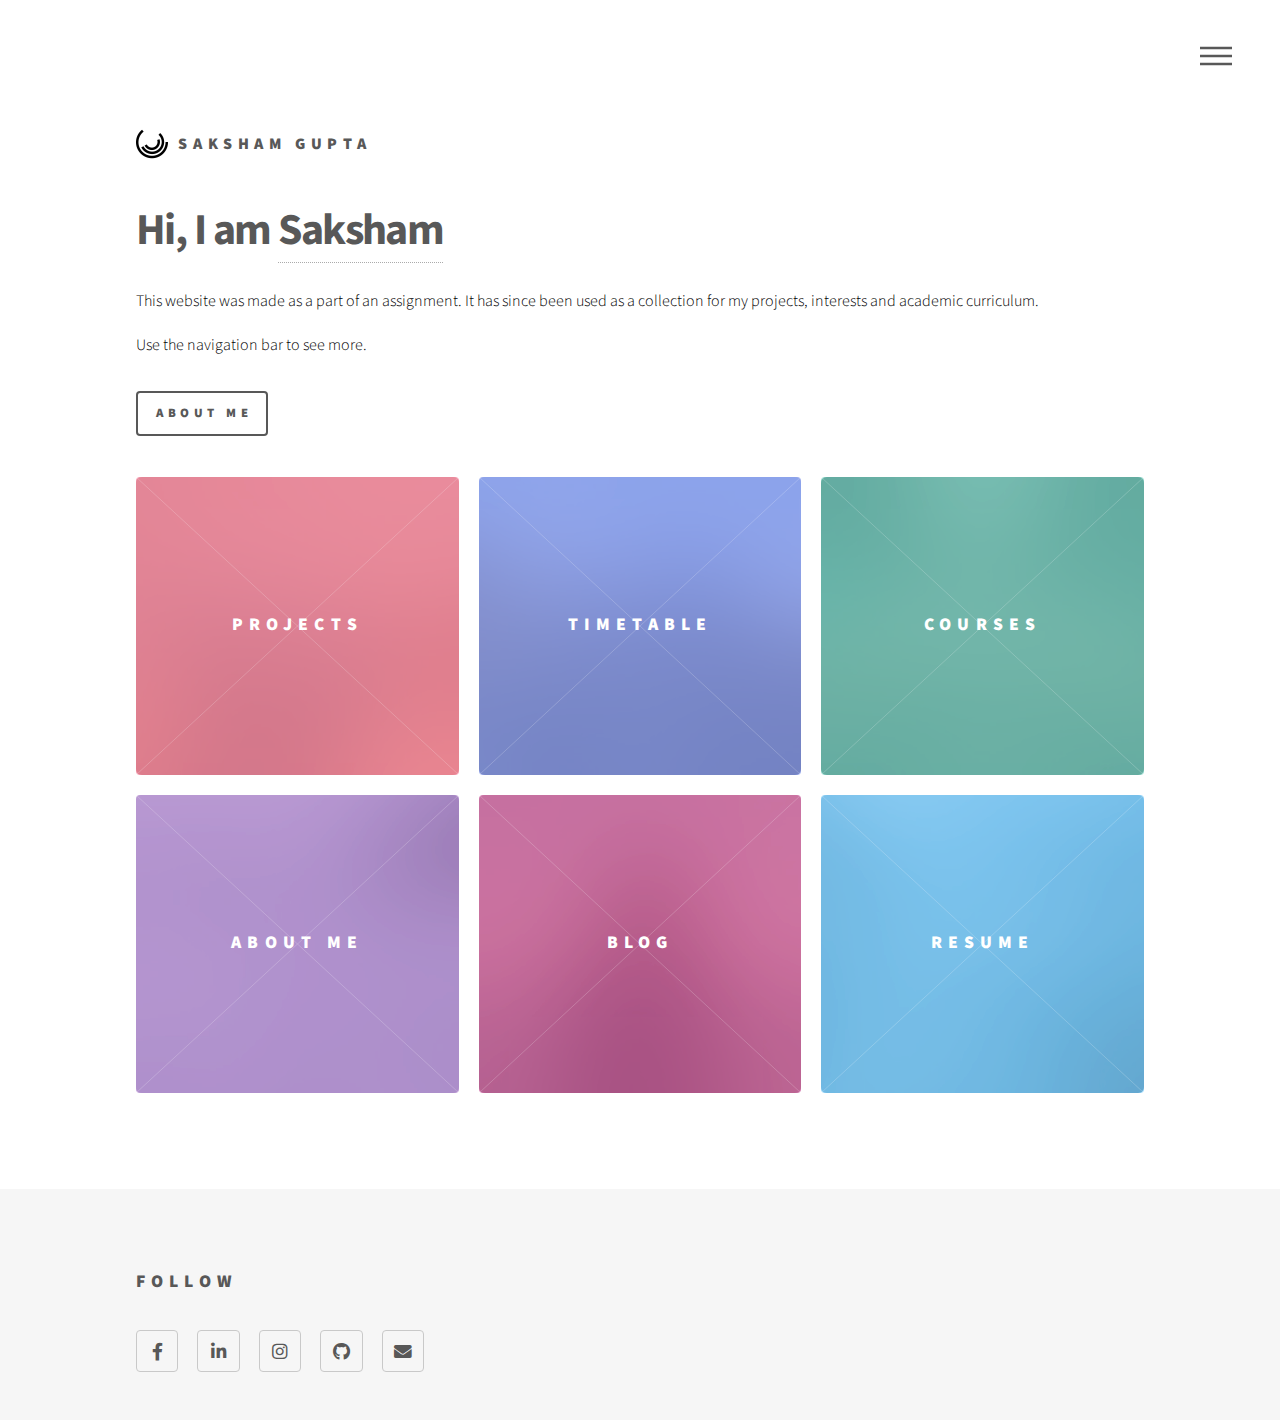
<file: index.html>
<!DOCTYPE HTML>

<html>
	<head>
		<title>Home | Saksham Gupta</title>
		<meta charset="utf-8" />
		<meta name="viewport" content="width=device-width, initial-scale=1, user-scalable=no" />

		<meta name="author" content="Saksham Gupta">
		<meta name="description" content="My Personal Website">
	
		<link rel="shortcut icon" href="./images/icon.png">
		<link rel="stylesheet" href="assets/css/main.css" />
	</head>
	<body class="is-preload">
		<!-- Wrapper -->
			<div id="wrapper">

				<!-- Header -->
					<header id="header">
						<div class="inner">

							<!-- Logo -->
								<a href="index.html" class="logo">
									<span class="symbol"><img src="images/icon.png" /></span><span class="title">Saksham Gupta</span>
								</a>

							<!-- Nav -->
								<nav>
									<ul>
										<li><a href="#menu">Menu</a></li>
									</ul>
								</nav>

						</div>
					</header>

				<!-- Menu -->
					<nav id="menu">
						<h2>Menu</h2>
						<ul>
							<li><a href="./index.html">Home</a></li>
							<li><a href="./about.html">About Me</a></li>
							<li><a href="./courses.html">Courses</a></li>
							<li><a href="./timetable.html">TimeTable</a></li>
							<li><a href="./projects.html">Projects</a></li>
							<li><a href="./blog.html">Blog</a></li>
							<li><a href="./resume.html">Resume</a></li>
						</ul>
					</nav>

				<!-- Main -->
					<div id="main">
						<div class="inner">
							<header>
								<h1>Hi, I am <a href="./index.html">Saksham</a></h1>
								<p>This website was made as a part of an assignment. It has since been used as a collection for my projects, interests and academic curriculum.</p>
								<p>Use the navigation bar to see more.</p>
								<ul class="actions">
									<li><a href="./about.html" class="button big">About Me</a></li>
								</ul>
							</header>
							<section class="tiles">
								<article class="style1">
									<span class="image">
										<img src="images/pic01.jpg" />
									</span>
									<a href="./projects.html">
										<h2>Projects</h2>
									</a>
								</article>
								<article class="style6">
									<span class="image">
										<img src="images/pic06.jpg" />
									</span>
									<a href="./timetable.html">
										<h2>TimeTable</h2>
									</a>
								</article>
								<article class="style3">
									<span class="image">
										<img src="images/pic03.jpg" />
									</span>
									<a href="./courses.html">
										<h2>Courses</h2>
									</a>
								</article>
								<article class="style5">
									<span class="image">
										<img src="images/pic05.jpg" />
									</span>
									<a href="./about.html">
										<h2>About Me</h2>
									</a>
								</article>
								<article class="style4">
									<span class="image">
										<img src="images/pic04.jpg" />
									</span>
									<a href="./blog.html">
										<h2>Blog</h2>
									</a>
								</article>
								<article class="style2">
									<span class="image">
										<img src="images/pic02.jpg" />
									</span>
									<a href="./resume.html">
										<h2>Resume</h2>
									</a>
								</article>
								
							</section>
						</div>
					</div>

				<!-- Footer -->
					<footer id="footer">
						<div class="inner">
							<section>
								<h2>Follow</h2>
								<ul class="icons">
									<li><a href="https://www.facebook.com/profile.php?id=100059770775374" class="icon brands style2 fa-facebook-f"><span class="label">Facebook</span></a></li>
									<li><a href="https://www.linkedin.com/in/sakshamgupta1/" class="icon brands style2 fa-linkedin-in"><span class="label">Facebook</span></a></li>
									<li><a href="https://www.instagram.com/saksham.gupta_/" class="icon brands style2 fa-instagram"><span class="label">Instagram</span></a></li>
									<li><a href="https://github.com/Saksham-Gupta-off" class="icon brands style2 fa-github"><span class="label">GitHub</span></a></li>
									<li><a href="mailto:drsakshamgupta@gmail.com" class="icon solid style2 fa-envelope"><span class="label">Email</span></a></li>
								</ul>
							</section>
						</div>
					</footer>

			</div>

		<!-- Scripts -->
			<script src="assets/js/jquery.min.js"></script>
			<script src="assets/js/browser.min.js"></script>
			<script src="assets/js/breakpoints.min.js"></script>
			<script src="assets/js/util.js"></script>
			<script src="assets/js/main.js"></script>

	</body>
</html>
</file>
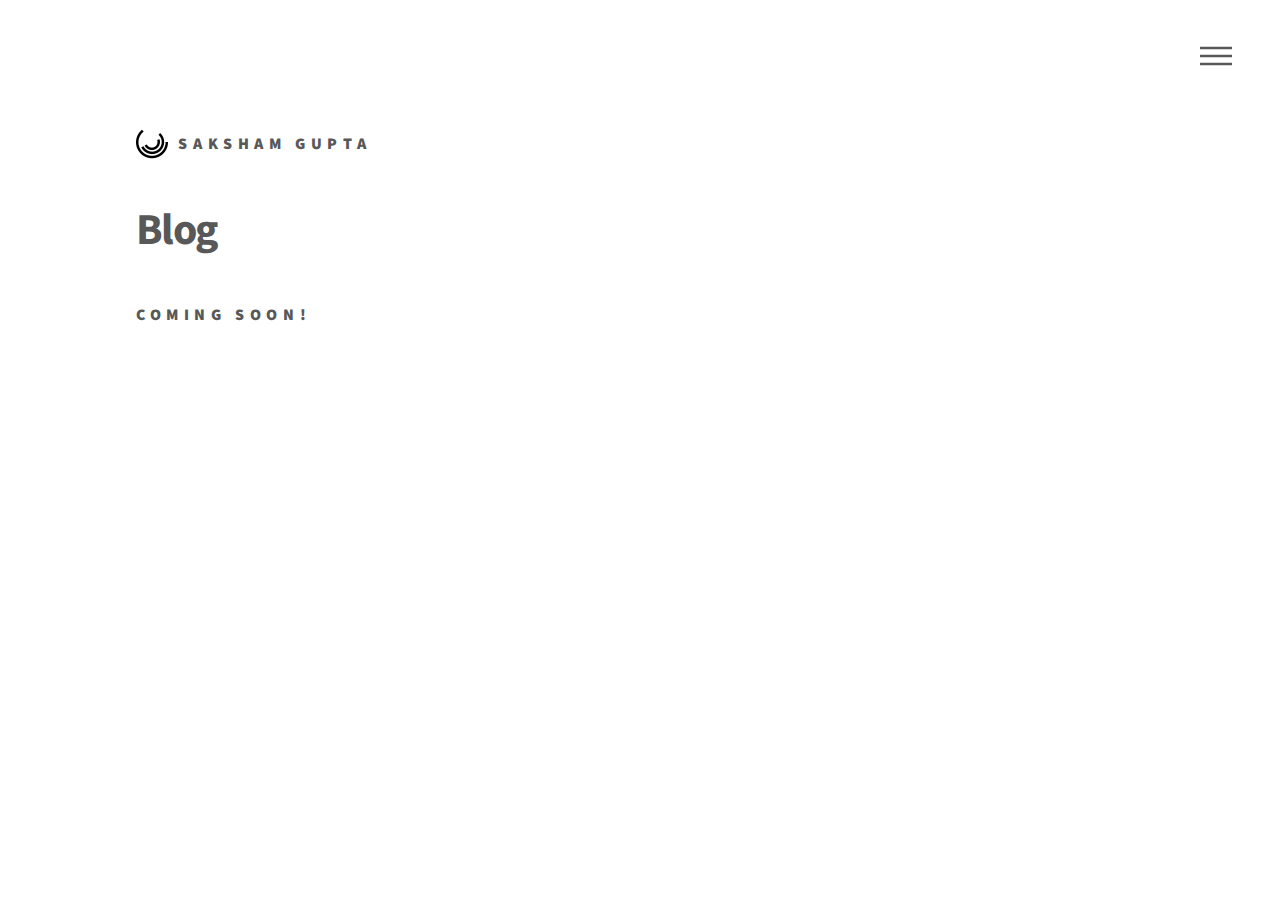
<file: blog.html>
<!DOCTYPE HTML>

<html>
	<head>
		<title>Blog | Saksham Gupta</title>
		<meta charset="utf-8" />
		<meta name="viewport" content="width=device-width, initial-scale=1, user-scalable=no" />

		<meta name="author" content="Saksham Gupta">
		<meta name="description" content="My Personal Website">
	
		<link rel="shortcut icon" href="./images/icon.png">
		<link rel="stylesheet" href="assets/css/main.css" />
	</head>
	<body class="is-preload">
		<!-- Wrapper -->
			<div id="wrapper">

				<!-- Header -->
					<header id="header">
						<div class="inner">

							<!-- Logo -->
								<a href="index.html" class="logo">
									<span class="symbol"><img src="images/icon.png" /></span><span class="title">Saksham Gupta</span>
								</a>

							<!-- Nav -->
								<nav>
									<ul>
										<li><a href="#menu">Menu</a></li>
									</ul>
								</nav>

						</div>
					</header>

				<!-- Menu -->
					<nav id="menu">
						<h2>Menu</h2>
						<ul>
							<li><a href="./index.html">Home</a></li>
							<li><a href="./about.html">About Me</a></li>
							<li><a href="./courses.html">Courses</a></li>
							<li><a href="./timetable.html">TimeTable</a></li>
							<li><a href="./projects.html">Projects</a></li>
							<li><a href="./blog.html">Blog</a></li>
							<li><a href="./resume.html">Resume</a></li>
						</ul>
					</nav>

				<!-- Main -->
					<div id="main">
						<div class="inner">
							<header>
								<h1>Blog</h1>
								<h3>Coming Soon!</h3>
							</header>
						</div>
					</div>


			</div>

		<!-- Scripts -->
			<script src="assets/js/jquery.min.js"></script>
			<script src="assets/js/browser.min.js"></script>
			<script src="assets/js/breakpoints.min.js"></script>
			<script src="assets/js/util.js"></script>
			<script src="assets/js/main.js"></script>

	</body>
</html>
</file>
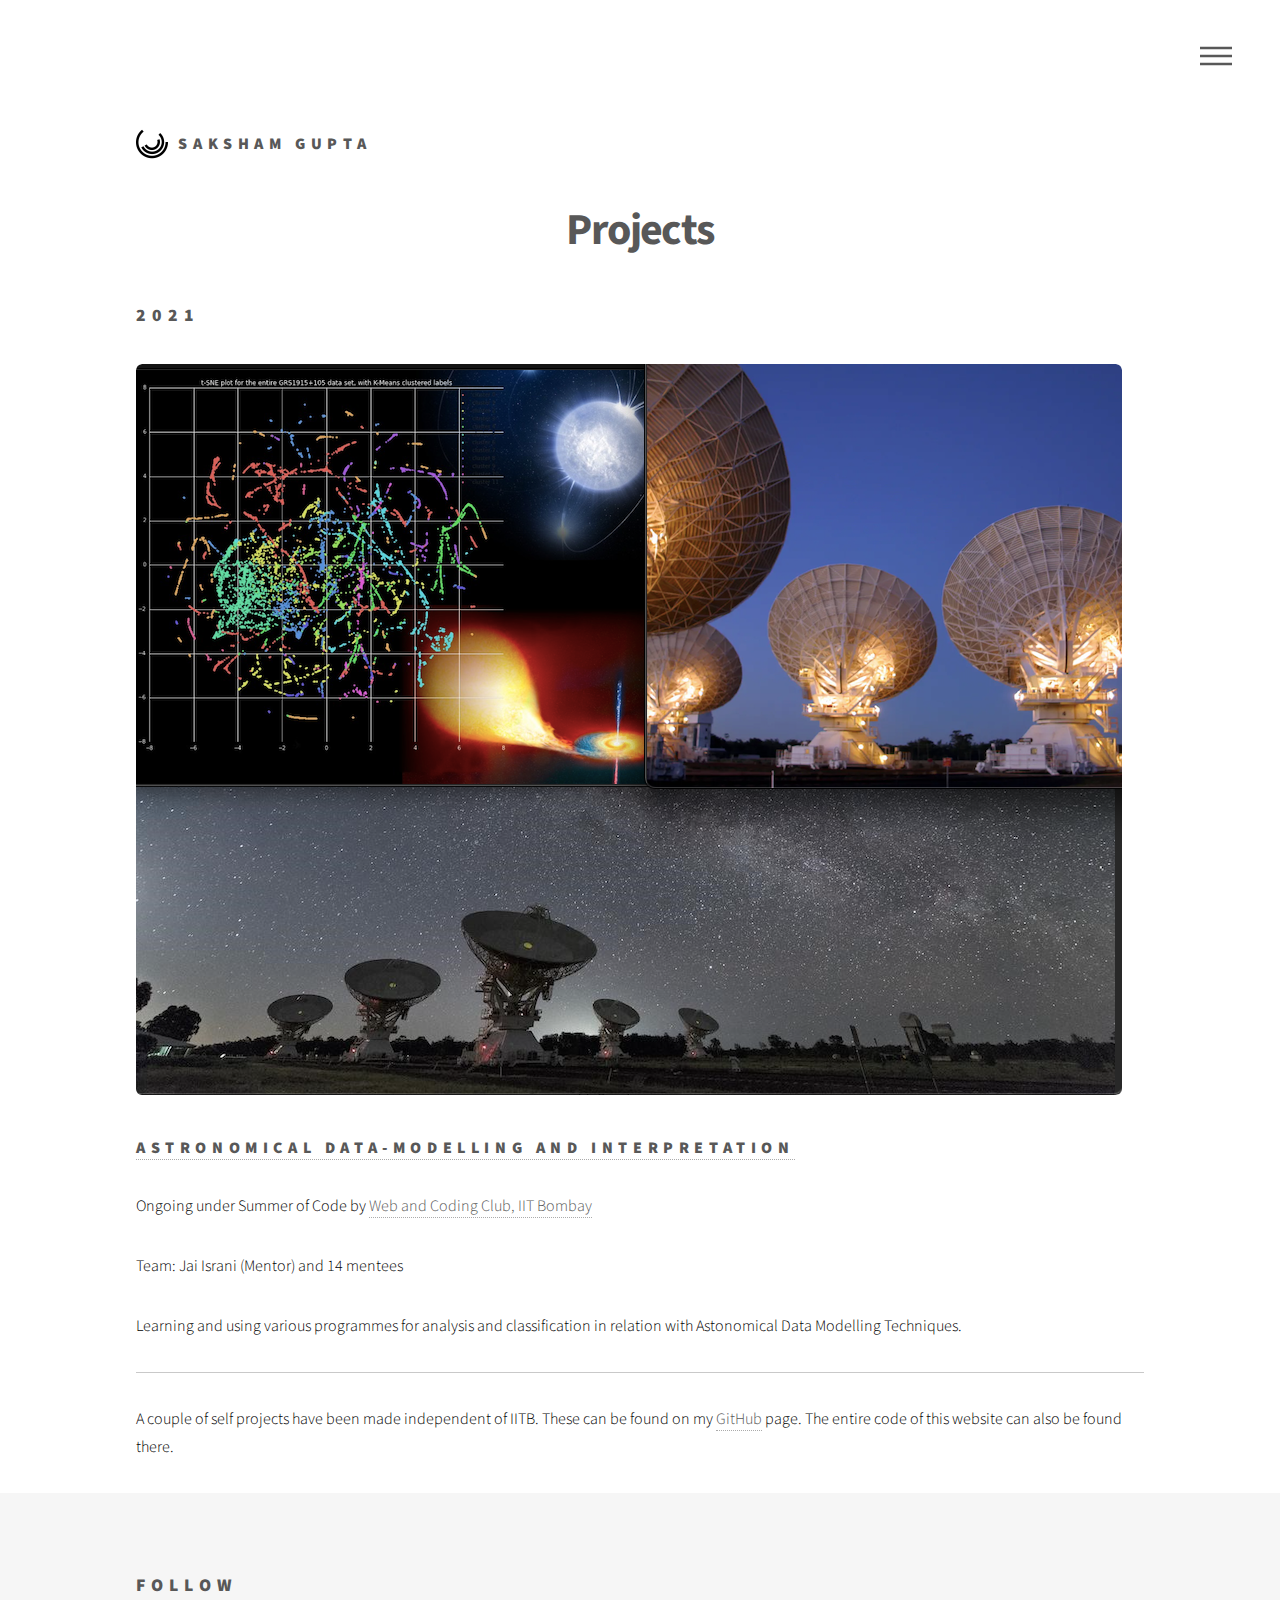
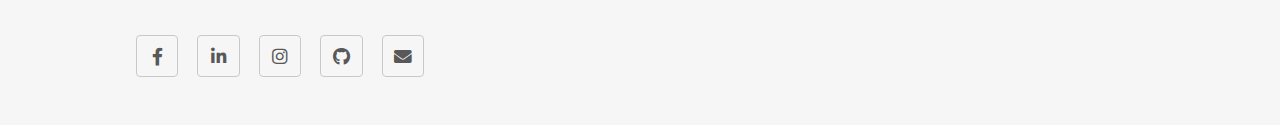
<file: projects.html>
<!DOCTYPE HTML>

<html>

<head>
    <title>Projects | Saksham Gupta</title>
    <meta charset="utf-8" />
    <meta name="viewport" content="width=device-width, initial-scale=1, user-scalable=no" />

    <meta name="author" content="Saksham Gupta">
    <meta name="description" content="My Personal Website">

    <link rel="shortcut icon" href="./images/icon.png">
    <link rel="stylesheet" href="assets/css/main.css" />
</head>

<body class="is-preload">
    <!-- Wrapper -->
    <div id="wrapper">

        <!-- Header -->
        <header id="header">
            <div class="inner">

                <!-- Logo -->
                <a href="index.html" class="logo">
                    <span class="symbol"><img src="images/icon.png" /></span><span class="title">Saksham Gupta</span>
                </a>

                <!-- Nav -->
                <nav>
                    <ul>
                        <li><a href="#menu">Menu</a></li>
                    </ul>
                </nav>

            </div>
        </header>

        <!-- Menu -->
        <nav id="menu">
            <h2>Menu</h2>
            <ul>
                <li><a href="./index.html">Home</a></li>
                <li><a href="./about.html">About Me</a></li>
                <li><a href="./courses.html">Courses</a></li>
                <li><a href="./timetable.html">TimeTable</a></li>
                <li><a href="./projects.html">Projects</a></li>
                <li><a href="./blog.html">Blog</a></li>
                <li><a href="./resume.html">Resume</a></li>
            </ul>
        </nav>

        <!-- Main -->
        <section class="inner">

            <header class="main">
                <h1 align="center">Projects</h1>
            </header>

            <section class="inner">
                <header class="major">
                    <h2>2021</h2>
                </header>
                <div class="posts">
                    <article>
                        <a class="image"><img class="image fit" src="./images/project.png"></a>
                        <h3><a
                                href="https://wncc-iitb.org/soc_projects/93-jai-israni-astronomical-data-modeling-and-interpretation.html">Astronomical
                                Data-modelling and Interpretation</a></h3>
                        <p>Ongoing under Summer of Code by <a href="https://wncc-iitb.org/soc/">Web and Coding Club, IIT
                                Bombay</a>
                        </p>
                        <p>Team: Jai Israni (Mentor) and 14 mentees</p>
                        <p>Learning and using various programmes for analysis and classification in relation with Astonomical Data Modelling Techniques. </p>

                    </article>
                    <hr>
                    <article>
                        <p>A couple of self projects have been made independent of IITB. These can be found on my <a href="https://github.com/Saksham-Gupta-off">GitHub</a> page. The entire code of this website can also be found there.
                        </p>

                    </article>
                </div>
            </section>

        </section>
        <!-- Footer -->
        <footer id="footer">
            <div class="inner">
                <section>
                    <h2>Follow</h2>
                    <ul class="icons">
                        <li><a href="https://www.facebook.com/profile.php?id=100059770775374"
                                class="icon brands style2 fa-facebook-f"><span class="label">Facebook</span></a></li>
                        <li><a href="https://www.linkedin.com/in/sakshamgupta1/"
                                class="icon brands style2 fa-linkedin-in"><span class="label">Facebook</span></a></li>
                        <li><a href="https://www.instagram.com/saksham.gupta_/"
                                class="icon brands style2 fa-instagram"><span class="label">Instagram</span></a></li>
                        <li><a href="https://github.com/Saksham-Gupta-off" class="icon brands style2 fa-github"><span
                                    class="label">GitHub</span></a></li>
                        <li><a href="mailto:drsakshamgupta@gmail.com" class="icon solid style2 fa-envelope"><span
                                    class="label">Email</span></a></li>
                    </ul>
                </section>
            </div>
        </footer>


    </div>

    <!-- Scripts -->
    <script src="assets/js/jquery.min.js"></script>
    <script src="assets/js/browser.min.js"></script>
    <script src="assets/js/breakpoints.min.js"></script>
    <script src="assets/js/util.js"></script>
    <script src="assets/js/main.js"></script>

</body>

</html>
</file>
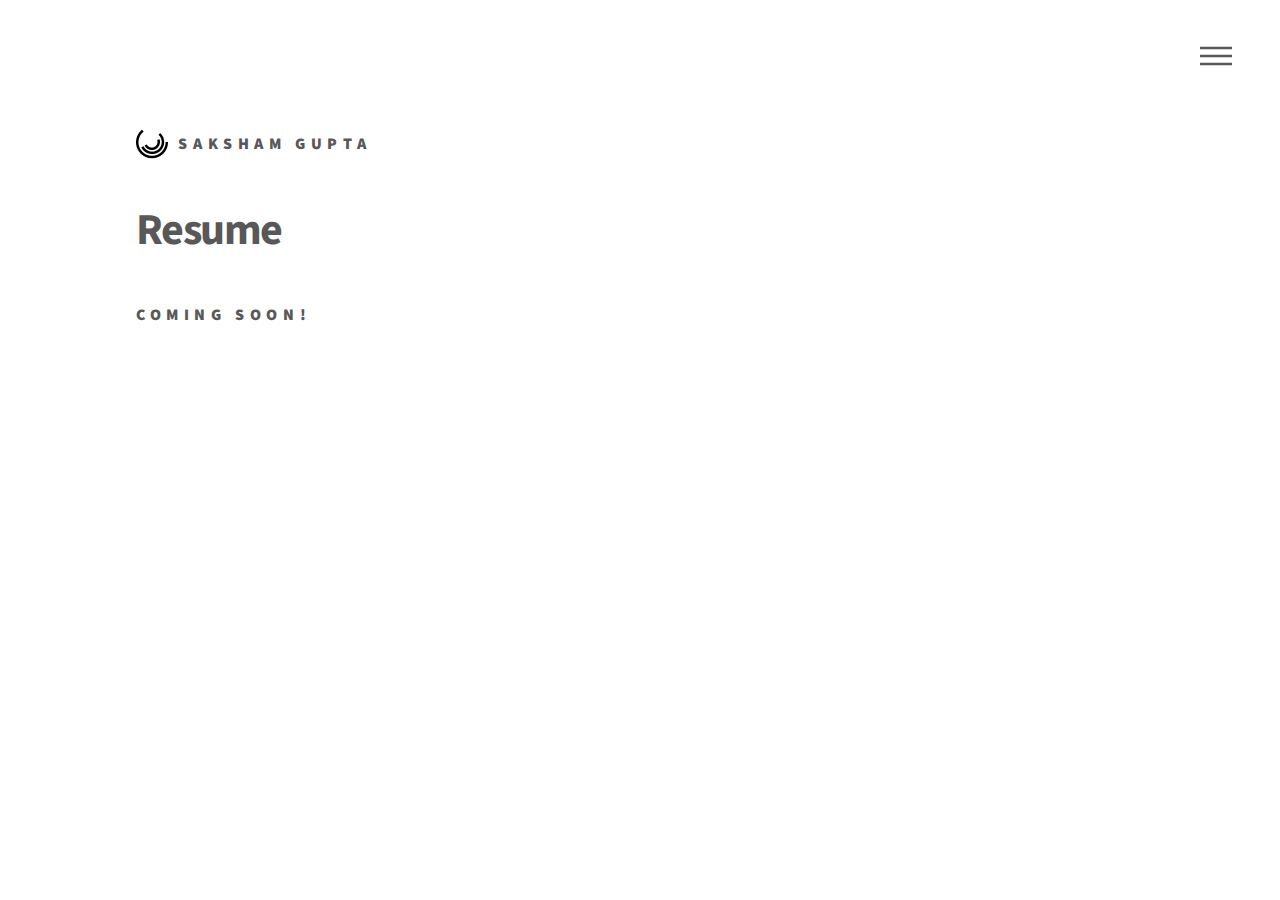
<file: resume.html>
<!DOCTYPE HTML>

<html>
	<head>
		<title>Resume | Saksham Gupta</title>
		<meta charset="utf-8" />
		<meta name="viewport" content="width=device-width, initial-scale=1, user-scalable=no" />

		<meta name="author" content="Saksham Gupta">
		<meta name="description" content="My Personal Website">
	
		<link rel="shortcut icon" href="./images/icon.png">
		<link rel="stylesheet" href="assets/css/main.css" />
	</head>
	<body class="is-preload">
		<!-- Wrapper -->
			<div id="wrapper">

				<!-- Header -->
					<header id="header">
						<div class="inner">

							<!-- Logo -->
								<a href="index.html" class="logo">
									<span class="symbol"><img src="images/icon.png" /></span><span class="title">Saksham Gupta</span>
								</a>

							<!-- Nav -->
								<nav>
									<ul>
										<li><a href="#menu">Menu</a></li>
									</ul>
								</nav>

						</div>
					</header>

				<!-- Menu -->
					<nav id="menu">
						<h2>Menu</h2>
						<ul>
							<li><a href="./index.html">Home</a></li>
							<li><a href="./about.html">About Me</a></li>
							<li><a href="./courses.html">Courses</a></li>
							<li><a href="./timetable.html">TimeTable</a></li>
							<li><a href="./projects.html">Projects</a></li>
							<li><a href="./blog.html">Blog</a></li>
							<li><a href="./resume.html">Resume</a></li>
						</ul>
					</nav>

				<!-- Main -->
					<div id="main">
						<div class="inner">
							<header>
								<h1>Resume</h1>
								<h3>Coming Soon!</h3>
							</header>
						</div>
					</div>


			</div>

		<!-- Scripts -->
			<script src="assets/js/jquery.min.js"></script>
			<script src="assets/js/browser.min.js"></script>
			<script src="assets/js/breakpoints.min.js"></script>
			<script src="assets/js/util.js"></script>
			<script src="assets/js/main.js"></script>

	</body>
</html>
</file>
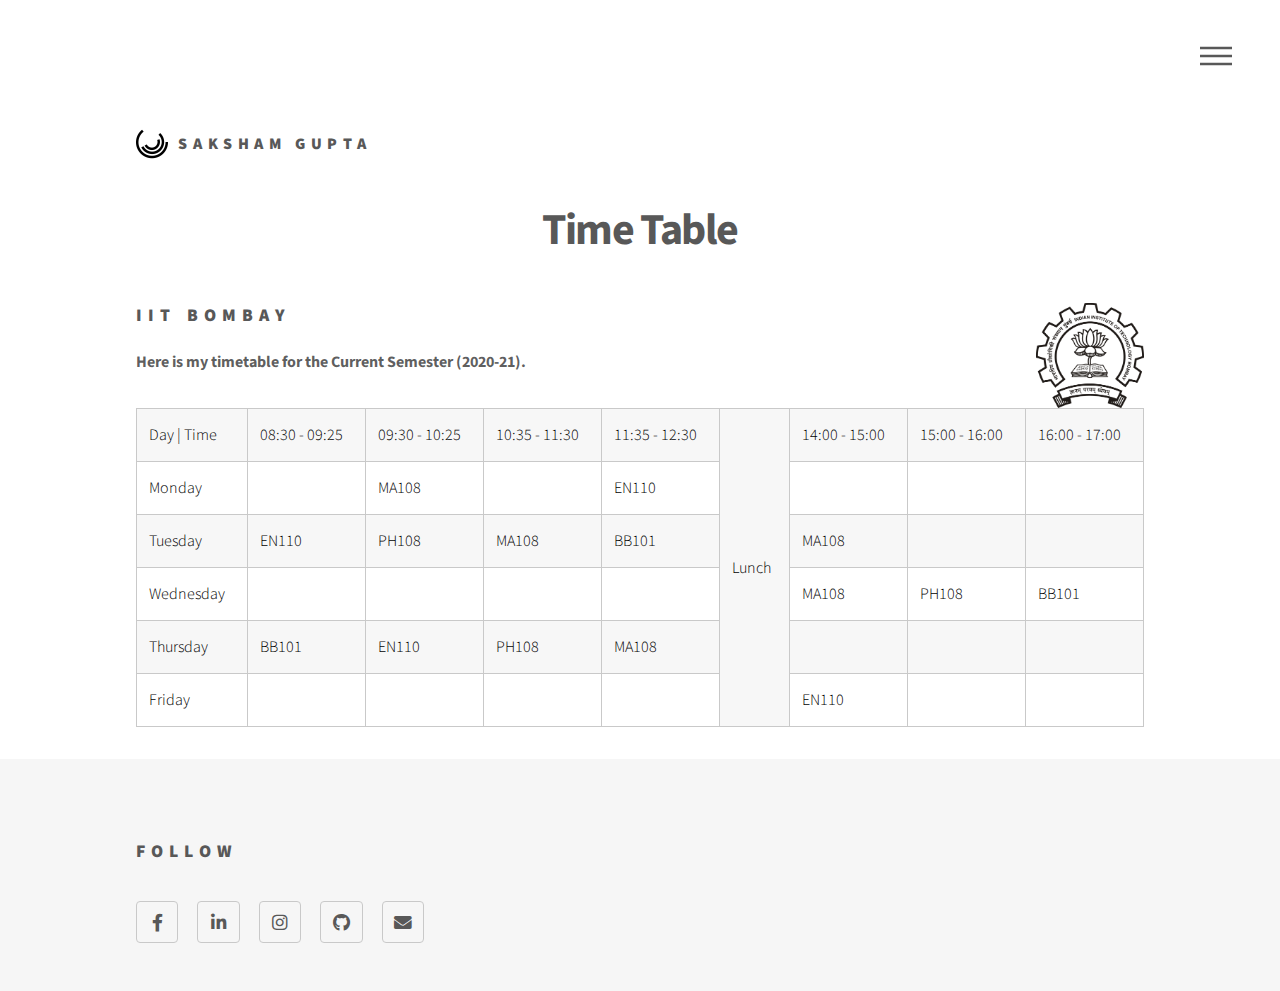
<file: timetable.html>
<!DOCTYPE HTML>

<html>

<head>
	<title>Timetable | Saksham Gupta</title>
	<meta charset="utf-8" />
	<meta name="viewport" content="width=device-width, initial-scale=1, user-scalable=no" />

	<meta name="author" content="Saksham Gupta">
	<meta name="description" content="My Personal Website">

	<link rel="shortcut icon" href="./images/icon.png">
	<link rel="stylesheet" href="assets/css/main.css" />
</head>

<body class="is-preload">
	<!-- Wrapper -->
	<div id="wrapper">

		<!-- Header -->
		<header id="header">
			<div class="inner">

				<!-- Logo -->
				<a href="index.html" class="logo">
					<span class="symbol"><img src="images/icon.png" /></span><span class="title">Saksham Gupta</span>
				</a>

				<!-- Nav -->
				<nav>
					<ul>
						<li><a href="#menu">Menu</a></li>
					</ul>
				</nav>

			</div>
		</header>

		<!-- Menu -->
		<nav id="menu">
			<h2>Menu</h2>
			<ul>
				<li><a href="./index.html">Home</a></li>
				<li><a href="./about.html">About Me</a></li>
				<li><a href="./courses.html">Courses</a></li>
				<li><a href="./timetable.html">TimeTable</a></li>
				<li><a href="./projects.html">Projects</a></li>
				<li><a href="./blog.html">Blog</a></li>
				<li><a href="./resume.html">Resume</a></li>
			</ul>
		</nav>

		<!-- Main -->
		<section class="inner">
			<header class="main">

				<h1 align="center">Time Table</h1>

			</header>



			<div class="inner">
				<header> 
					<h2>IIT Bombay <a href="http://www.iitb.ac.in/"><img 
								src="./images/iitbtp.png" alt="IIT Bombay Logo"
								style="width:107.72px; height:105px;" align="right" /></a>
					</h2>
					<p style="color: rgba(0, 0, 0, 0.644); font-weight: bold;">Here is my timetable for the Current Semester (2020-21).</p>
				</header>
			</div>

			<div class="table-wrapper inner" style="color:black;">
				<table class="alt">
					<tr>
						<td>Day | Time</td>
						<td>08:30 - 09:25</td>
						<td>09:30 - 10:25</td>
						<td>10:35 - 11:30</td>
						<td>11:35 - 12:30</td>
						<td rowspan="6" style="vertical-align : middle;">Lunch</td>
						<td>14:00 - 15:00</td>
						<td>15:00 - 16:00</td>
						<td>16:00 - 17:00</td>
					</tr>
					<tr>
						<td>Monday</td>
						<td></td>
						<td>MA108</td>
						<td></td>
						<td>EN110</td>
						<td></td>
						<td></td>
						<td></td>
					</tr>
					<tr>
						<td>Tuesday</td>
						<td>EN110</td>
						<td>PH108</td>
						<td>MA108</td>
						<td>BB101</td>
						<td>MA108</td>
						<td></td>
						<td></td>
					</tr>
					<tr>
						<td>Wednesday</td>
						<td></td>
						<td></td>
						<td></td>
						<td></td>
						<td>MA108</td>
						<td>PH108</td>
						<td>BB101</td>
					</tr>
					<tr>
						<td>Thursday</td>
						<td>BB101</td>
						<td>EN110</td>
						<td>PH108</td>
						<td>MA108</td>
						<td></td>
						<td></td>
						<td></td>
					</tr>
					<tr>
						<td>Friday</td>
						<td></td>
						<td></td>
						<td></td>
						<td></td>
						<td>EN110</td>
						<td></td>
						<td></td>
					</tr>
				</table>
			</div>
		</section>

		<!-- Footer -->
		<footer id="footer">
			<div class="inner">
				<section>
					<h2>Follow</h2>
					<ul class="icons">
						<li><a href="https://www.facebook.com/profile.php?id=100059770775374" class="icon brands style2 fa-facebook-f"><span class="label">Facebook</span></a></li>
						<li><a href="https://www.linkedin.com/in/sakshamgupta1/" class="icon brands style2 fa-linkedin-in"><span class="label">Facebook</span></a></li>
						<li><a href="https://www.instagram.com/saksham.gupta_/" class="icon brands style2 fa-instagram"><span class="label">Instagram</span></a></li>
						<li><a href="https://github.com/Saksham-Gupta-off" class="icon brands style2 fa-github"><span class="label">GitHub</span></a></li>
						<li><a href="mailto:drsakshamgupta@gmail.com" class="icon solid style2 fa-envelope"><span class="label">Email</span></a></li>
					</ul>
				</section>
			</div>
		</footer>

	</div>


	

	<!-- Scripts -->
	<script src="assets/js/jquery.min.js"></script>
	<script src="assets/js/browser.min.js"></script>
	<script src="assets/js/breakpoints.min.js"></script>
	<script src="assets/js/util.js"></script>
	<script src="assets/js/main.js"></script>

</body>

</html>
</file>
<file: assets/css/main.css>
@import url(fontawesome-all.min.css);
@import url("https://fonts.googleapis.com/css?family=Source+Sans+Pro:300,700,900");



html, body, div, span, applet, object,
iframe, h1, h2, h3, h4, h5, h6, p, blockquote,
pre, a, abbr, acronym, address, big, cite,
code, del, dfn, em, img, ins, kbd, q, s, samp,
small, strike, strong, sub, sup, tt, var, b,
u, i, center, dl, dt, dd, ol, ul, li, fieldset,
form, label, legend, table, caption, tbody,
tfoot, thead, tr, th, td, article, aside,
canvas, details, embed, figure, figcaption,
footer, header, hgroup, menu, nav, output, ruby,
section, summary, time, mark, audio, video {
	margin: 0;
	padding: 0;
	border: 0;
	font-size: 100%;
	font: inherit;
	vertical-align: baseline;}

article, aside, details, figcaption, figure,
footer, header, hgroup, menu, nav, section {
	display: block;}

body {
	line-height: 1;
}

ol, ul {
	list-style: none;
}

blockquote, q {
	quotes: none;
}

	blockquote:before, blockquote:after, q:before, q:after {
		content: '';
		content: none;
	}

table {
	border-collapse: collapse;
	border-spacing: 0;
}

body {
	-webkit-text-size-adjust: none;
}

mark {
	background-color: transparent;
	color: inherit;
}

input::-moz-focus-inner {
	border: 0;
	padding: 0;
}

input, select, textarea {
	-moz-appearance: none;
	-webkit-appearance: none;
	-ms-appearance: none;
	appearance: none;
}

/* Basic */

	@-ms-viewport {
		width: device-width;
	}

	body {
		-ms-overflow-style: scrollbar;
	}

	@media screen and (max-width: 480px) {

		html, body {
			min-width: 320px;
		}

	}

	html {
		box-sizing: border-box;
	}

	*, *:before, *:after {
		box-sizing: inherit;
	}

	body {
		background: #ffffff;
	}

		body.is-preload *, body.is-preload *:before, body.is-preload *:after {
			-moz-animation: none !important;
			-webkit-animation: none !important;
			-ms-animation: none !important;
			animation: none !important;
			-moz-transition: none !important;
			-webkit-transition: none !important;
			-ms-transition: none !important;
			transition: none !important;
		}

/* Type */

	body, input, select, textarea {
		color: #585858;
		font-family: "Source Sans Pro", Helvetica, sans-serif;
		font-size: 16pt;
		font-weight: 300;
		line-height: 1.75;
	}

		@media screen and (max-width: 1680px) {

			body, input, select, textarea {
				font-size: 14pt;
			}

		}

		@media screen and (max-width: 1280px) {

			body, input, select, textarea {
				font-size: 12pt;
			}

		}

	a {
		-moz-transition: border-bottom-color 0.2s ease, color 0.2s ease;
		-webkit-transition: border-bottom-color 0.2s ease, color 0.2s ease;
		-ms-transition: border-bottom-color 0.2s ease, color 0.2s ease;
		transition: border-bottom-color 0.2s ease, color 0.2s ease;
		text-decoration: none;
		color: #585858;
		border-bottom: dotted 1px rgba(88, 88, 88, 0.5);
	}

		a:hover {
			border-bottom-color: transparent;
			color: #f2849e !important;
		}

	strong, b {
		font-weight: 900;
	}

	em, i {
		font-style: italic;
	}

	p {
		margin: 0 0 2em 0;
		color: black;
	}

	h1 {
		font-size: 2.75em;
		font-weight: 700;
		line-height: 1.3;
		margin: 0 0 1em 0;
		letter-spacing: -0.035em;
	}

		h1 a {
			color: inherit;
		}

		@media screen and (max-width: 736px) {

			h1 {
				font-size: 2em;
				margin: 0 0 1em 0;
			}

		}

		@media screen and (max-width: 360px) {

			h1 {
				font-size: 1.75em;
			}

		}

	h2, h3, h4, h5, h6 {
		font-weight: 900;
		line-height: 1.5;
		margin: 0 0 2em 0;
		text-transform: uppercase;
		letter-spacing: 0.35em;
	}

		h2 a, h3 a, h4 a, h5 a, h6 a {
			color: inherit;
		}

	h2 {
		font-size: 1.1em;
	}

	h3 {
		font-size: 1em;
	}

	h4 {
		font-size: 0.8em;
	}

	h5 {
		font-size: 0.8em;
	}

	h6 {
		font-size: 0.8em;
	}

	@media screen and (max-width: 980px) {

		h1 br, h2 br, h3 br, h4 br, h5 br, h6 br {
			display: none;
		}

	}

	@media screen and (max-width: 736px) {

		h2 {
			font-size: 1em;
		}

		h3 {
			font-size: 0.8em;
		}

	}

	sub {
		font-size: 0.8em;
		position: relative;
		top: 0.5em;
	}

	sup {
		font-size: 0.8em;
		position: relative;
		top: -0.5em;
	}

	blockquote {
		border-left: solid 4px #c9c9c9;
		font-style: italic;
		margin: 0 0 2em 0;
		padding: 0.5em 0 0.5em 2em;
	}

	code {
		background: rgba(144, 144, 144, 0.075);
		border-radius: 4px;
		border: solid 1px #c9c9c9;
		font-family: "Courier New", monospace;
		font-size: 0.9em;
		margin: 0 0.25em;
		padding: 0.25em 0.65em;
	}

	pre {
		-webkit-overflow-scrolling: touch;
		font-family: "Courier New", monospace;
		font-size: 0.9em;
		margin: 0 0 2em 0;
	}

		pre code {
			display: block;
			line-height: 1.75;
			padding: 1em 1.5em;
			overflow-x: auto;
		}

	hr {
		border: 0;
		border-bottom: solid 1px #c9c9c9;
		margin: 2em 0;
	}

		hr.major {
			margin: 3em 0;
		}

	.align-left {
		text-align: left;
	}

	.align-center {
		text-align: center;
	}

	.align-right {
		text-align: right;
	}

/* Row */

	.row {
		display: flex;
		flex-wrap: wrap;
		box-sizing: border-box;
		align-items: stretch;
	}

		.row > * {
			box-sizing: border-box;
		}

		.row.gtr-uniform > * > :last-child {
			margin-bottom: 0;
		}

		.row.aln-left {
			justify-content: flex-start;
		}

		.row.aln-center {
			justify-content: center;
		}

		.row.aln-right {
			justify-content: flex-end;
		}

		.row.aln-top {
			align-items: flex-start;
		}

		.row.aln-middle {
			align-items: center;
		}

		.row.aln-bottom {
			align-items: flex-end;
		}

		.row > .imp {
			order: -1;
		}

		.row > .col-1 {
			width: 8.33333%;
		}

		.row > .off-1 {
			margin-left: 8.33333%;
		}

		.row > .col-2 {
			width: 16.66667%;
		}

		.row > .off-2 {
			margin-left: 16.66667%;
		}

		.row > .col-3 {
			width: 25%;
		}

		.row > .off-3 {
			margin-left: 25%;
		}

		.row > .col-4 {
			width: 33.33333%;
		}

		.row > .off-4 {
			margin-left: 33.33333%;
		}

		.row > .col-5 {
			width: 41.66667%;
		}

		.row > .off-5 {
			margin-left: 41.66667%;
		}

		.row > .col-6 {
			width: 50%;
		}

		.row > .off-6 {
			margin-left: 50%;
		}

		.row > .col-7 {
			width: 58.33333%;
		}

		.row > .off-7 {
			margin-left: 58.33333%;
		}

		.row > .col-8 {
			width: 66.66667%;
		}

		.row > .off-8 {
			margin-left: 66.66667%;
		}

		.row > .col-9 {
			width: 75%;
		}

		.row > .off-9 {
			margin-left: 75%;
		}

		.row > .col-10 {
			width: 83.33333%;
		}

		.row > .off-10 {
			margin-left: 83.33333%;
		}

		.row > .col-11 {
			width: 91.66667%;
		}

		.row > .off-11 {
			margin-left: 91.66667%;
		}

		.row > .col-12 {
			width: 100%;
		}

		.row > .off-12 {
			margin-left: 100%;
		}

		.row.gtr-0 {
			margin-top: 0;
			margin-left: 0em;
		}

			.row.gtr-0 > * {
				padding: 0 0 0 0em;
			}

			.row.gtr-0.gtr-uniform {
				margin-top: 0em;
			}

				.row.gtr-0.gtr-uniform > * {
					padding-top: 0em;
				}

		.row.gtr-25 {
			margin-top: 0;
			margin-left: -0.5em;
		}

			.row.gtr-25 > * {
				padding: 0 0 0 0.5em;
			}

			.row.gtr-25.gtr-uniform {
				margin-top: -0.5em;
			}

				.row.gtr-25.gtr-uniform > * {
					padding-top: 0.5em;
				}

		.row.gtr-50 {
			margin-top: 0;
			margin-left: -1em;
		}

			.row.gtr-50 > * {
				padding: 0 0 0 1em;
			}

			.row.gtr-50.gtr-uniform {
				margin-top: -1em;
			}

				.row.gtr-50.gtr-uniform > * {
					padding-top: 1em;
				}

		.row {
			margin-top: 0;
			margin-left: -2em;
		}

			.row > * {
				padding: 0 0 0 2em;
			}

			.row.gtr-uniform {
				margin-top: -2em;
			}

				.row.gtr-uniform > * {
					padding-top: 2em;
				}

		.row.gtr-150 {
			margin-top: 0;
			margin-left: -3em;
		}

			.row.gtr-150 > * {
				padding: 0 0 0 3em;
			}

			.row.gtr-150.gtr-uniform {
				margin-top: -3em;
			}

				.row.gtr-150.gtr-uniform > * {
					padding-top: 3em;
				}

		.row.gtr-200 {
			margin-top: 0;
			margin-left: -4em;
		}

			.row.gtr-200 > * {
				padding: 0 0 0 4em;
			}

			.row.gtr-200.gtr-uniform {
				margin-top: -4em;
			}

				.row.gtr-200.gtr-uniform > * {
					padding-top: 4em;
				}

		@media screen and (max-width: 1680px) {

			.row {
				display: flex;
				flex-wrap: wrap;
				box-sizing: border-box;
				align-items: stretch;
			}

				.row > * {
					box-sizing: border-box;
				}

				.row.gtr-uniform > * > :last-child {
					margin-bottom: 0;
				}

				.row.aln-left {
					justify-content: flex-start;
				}

				.row.aln-center {
					justify-content: center;
				}

				.row.aln-right {
					justify-content: flex-end;
				}

				.row.aln-top {
					align-items: flex-start;
				}

				.row.aln-middle {
					align-items: center;
				}

				.row.aln-bottom {
					align-items: flex-end;
				}

				.row > .imp-xlarge {
					order: -1;
				}

				.row > .col-1-xlarge {
					width: 8.33333%;
				}

				.row > .off-1-xlarge {
					margin-left: 8.33333%;
				}

				.row > .col-2-xlarge {
					width: 16.66667%;
				}

				.row > .off-2-xlarge {
					margin-left: 16.66667%;
				}

				.row > .col-3-xlarge {
					width: 25%;
				}

				.row > .off-3-xlarge {
					margin-left: 25%;
				}

				.row > .col-4-xlarge {
					width: 33.33333%;
				}

				.row > .off-4-xlarge {
					margin-left: 33.33333%;
				}

				.row > .col-5-xlarge {
					width: 41.66667%;
				}

				.row > .off-5-xlarge {
					margin-left: 41.66667%;
				}

				.row > .col-6-xlarge {
					width: 50%;
				}

				.row > .off-6-xlarge {
					margin-left: 50%;
				}

				.row > .col-7-xlarge {
					width: 58.33333%;
				}

				.row > .off-7-xlarge {
					margin-left: 58.33333%;
				}

				.row > .col-8-xlarge {
					width: 66.66667%;
				}

				.row > .off-8-xlarge {
					margin-left: 66.66667%;
				}

				.row > .col-9-xlarge {
					width: 75%;
				}

				.row > .off-9-xlarge {
					margin-left: 75%;
				}

				.row > .col-10-xlarge {
					width: 83.33333%;
				}

				.row > .off-10-xlarge {
					margin-left: 83.33333%;
				}

				.row > .col-11-xlarge {
					width: 91.66667%;
				}

				.row > .off-11-xlarge {
					margin-left: 91.66667%;
				}

				.row > .col-12-xlarge {
					width: 100%;
				}

				.row > .off-12-xlarge {
					margin-left: 100%;
				}

				.row.gtr-0 {
					margin-top: 0;
					margin-left: 0em;
				}

					.row.gtr-0 > * {
						padding: 0 0 0 0em;
					}

					.row.gtr-0.gtr-uniform {
						margin-top: 0em;
					}

						.row.gtr-0.gtr-uniform > * {
							padding-top: 0em;
						}

				.row.gtr-25 {
					margin-top: 0;
					margin-left: -0.5em;
				}

					.row.gtr-25 > * {
						padding: 0 0 0 0.5em;
					}

					.row.gtr-25.gtr-uniform {
						margin-top: -0.5em;
					}

						.row.gtr-25.gtr-uniform > * {
							padding-top: 0.5em;
						}

				.row.gtr-50 {
					margin-top: 0;
					margin-left: -1em;
				}

					.row.gtr-50 > * {
						padding: 0 0 0 1em;
					}

					.row.gtr-50.gtr-uniform {
						margin-top: -1em;
					}

						.row.gtr-50.gtr-uniform > * {
							padding-top: 1em;
						}

				.row {
					margin-top: 0;
					margin-left: -2em;
				}

					.row > * {
						padding: 0 0 0 2em;
					}

					.row.gtr-uniform {
						margin-top: -2em;
					}

						.row.gtr-uniform > * {
							padding-top: 2em;
						}

				.row.gtr-150 {
					margin-top: 0;
					margin-left: -3em;
				}

					.row.gtr-150 > * {
						padding: 0 0 0 3em;
					}

					.row.gtr-150.gtr-uniform {
						margin-top: -3em;
					}

						.row.gtr-150.gtr-uniform > * {
							padding-top: 3em;
						}

				.row.gtr-200 {
					margin-top: 0;
					margin-left: -4em;
				}

					.row.gtr-200 > * {
						padding: 0 0 0 4em;
					}

					.row.gtr-200.gtr-uniform {
						margin-top: -4em;
					}

						.row.gtr-200.gtr-uniform > * {
							padding-top: 4em;
						}

		}

		@media screen and (max-width: 1280px) {

			.row {
				display: flex;
				flex-wrap: wrap;
				box-sizing: border-box;
				align-items: stretch;
			}

				.row > * {
					box-sizing: border-box;
				}

				.row.gtr-uniform > * > :last-child {
					margin-bottom: 0;
				}

				.row.aln-left {
					justify-content: flex-start;
				}

				.row.aln-center {
					justify-content: center;
				}

				.row.aln-right {
					justify-content: flex-end;
				}

				.row.aln-top {
					align-items: flex-start;
				}

				.row.aln-middle {
					align-items: center;
				}

				.row.aln-bottom {
					align-items: flex-end;
				}

				.row > .imp-large {
					order: -1;
				}

				.row > .col-1-large {
					width: 8.33333%;
				}

				.row > .off-1-large {
					margin-left: 8.33333%;
				}

				.row > .col-2-large {
					width: 16.66667%;
				}

				.row > .off-2-large {
					margin-left: 16.66667%;
				}

				.row > .col-3-large {
					width: 25%;
				}

				.row > .off-3-large {
					margin-left: 25%;
				}

				.row > .col-4-large {
					width: 33.33333%;
				}

				.row > .off-4-large {
					margin-left: 33.33333%;
				}

				.row > .col-5-large {
					width: 41.66667%;
				}

				.row > .off-5-large {
					margin-left: 41.66667%;
				}

				.row > .col-6-large {
					width: 50%;
				}

				.row > .off-6-large {
					margin-left: 50%;
				}

				.row > .col-7-large {
					width: 58.33333%;
				}

				.row > .off-7-large {
					margin-left: 58.33333%;
				}

				.row > .col-8-large {
					width: 66.66667%;
				}

				.row > .off-8-large {
					margin-left: 66.66667%;
				}

				.row > .col-9-large {
					width: 75%;
				}

				.row > .off-9-large {
					margin-left: 75%;
				}

				.row > .col-10-large {
					width: 83.33333%;
				}

				.row > .off-10-large {
					margin-left: 83.33333%;
				}

				.row > .col-11-large {
					width: 91.66667%;
				}

				.row > .off-11-large {
					margin-left: 91.66667%;
				}

				.row > .col-12-large {
					width: 100%;
				}

				.row > .off-12-large {
					margin-left: 100%;
				}

				.row.gtr-0 {
					margin-top: 0;
					margin-left: 0em;
				}

					.row.gtr-0 > * {
						padding: 0 0 0 0em;
					}

					.row.gtr-0.gtr-uniform {
						margin-top: 0em;
					}

						.row.gtr-0.gtr-uniform > * {
							padding-top: 0em;
						}

				.row.gtr-25 {
					margin-top: 0;
					margin-left: -0.5em;
				}

					.row.gtr-25 > * {
						padding: 0 0 0 0.5em;
					}

					.row.gtr-25.gtr-uniform {
						margin-top: -0.5em;
					}

						.row.gtr-25.gtr-uniform > * {
							padding-top: 0.5em;
						}

				.row.gtr-50 {
					margin-top: 0;
					margin-left: -1em;
				}

					.row.gtr-50 > * {
						padding: 0 0 0 1em;
					}

					.row.gtr-50.gtr-uniform {
						margin-top: -1em;
					}

						.row.gtr-50.gtr-uniform > * {
							padding-top: 1em;
						}

				.row {
					margin-top: 0;
					margin-left: -2em;
				}

					.row > * {
						padding: 0 0 0 2em;
					}

					.row.gtr-uniform {
						margin-top: -2em;
					}

						.row.gtr-uniform > * {
							padding-top: 2em;
						}

				.row.gtr-150 {
					margin-top: 0;
					margin-left: -3em;
				}

					.row.gtr-150 > * {
						padding: 0 0 0 3em;
					}

					.row.gtr-150.gtr-uniform {
						margin-top: -3em;
					}

						.row.gtr-150.gtr-uniform > * {
							padding-top: 3em;
						}

				.row.gtr-200 {
					margin-top: 0;
					margin-left: -4em;
				}

					.row.gtr-200 > * {
						padding: 0 0 0 4em;
					}

					.row.gtr-200.gtr-uniform {
						margin-top: -4em;
					}

						.row.gtr-200.gtr-uniform > * {
							padding-top: 4em;
						}

		}

		@media screen and (max-width: 980px) {

			.row {
				display: flex;
				flex-wrap: wrap;
				box-sizing: border-box;
				align-items: stretch;
			}

				.row > * {
					box-sizing: border-box;
				}

				.row.gtr-uniform > * > :last-child {
					margin-bottom: 0;
				}

				.row.aln-left {
					justify-content: flex-start;
				}

				.row.aln-center {
					justify-content: center;
				}

				.row.aln-right {
					justify-content: flex-end;
				}

				.row.aln-top {
					align-items: flex-start;
				}

				.row.aln-middle {
					align-items: center;
				}

				.row.aln-bottom {
					align-items: flex-end;
				}

				.row > .imp-medium {
					order: -1;
				}

				.row > .col-1-medium {
					width: 8.33333%;
				}

				.row > .off-1-medium {
					margin-left: 8.33333%;
				}

				.row > .col-2-medium {
					width: 16.66667%;
				}

				.row > .off-2-medium {
					margin-left: 16.66667%;
				}

				.row > .col-3-medium {
					width: 25%;
				}

				.row > .off-3-medium {
					margin-left: 25%;
				}

				.row > .col-4-medium {
					width: 33.33333%;
				}

				.row > .off-4-medium {
					margin-left: 33.33333%;
				}

				.row > .col-5-medium {
					width: 41.66667%;
				}

				.row > .off-5-medium {
					margin-left: 41.66667%;
				}

				.row > .col-6-medium {
					width: 50%;
				}

				.row > .off-6-medium {
					margin-left: 50%;
				}

				.row > .col-7-medium {
					width: 58.33333%;
				}

				.row > .off-7-medium {
					margin-left: 58.33333%;
				}

				.row > .col-8-medium {
					width: 66.66667%;
				}

				.row > .off-8-medium {
					margin-left: 66.66667%;
				}

				.row > .col-9-medium {
					width: 75%;
				}

				.row > .off-9-medium {
					margin-left: 75%;
				}

				.row > .col-10-medium {
					width: 83.33333%;
				}

				.row > .off-10-medium {
					margin-left: 83.33333%;
				}

				.row > .col-11-medium {
					width: 91.66667%;
				}

				.row > .off-11-medium {
					margin-left: 91.66667%;
				}

				.row > .col-12-medium {
					width: 100%;
				}

				.row > .off-12-medium {
					margin-left: 100%;
				}

				.row.gtr-0 {
					margin-top: 0;
					margin-left: 0em;
				}

					.row.gtr-0 > * {
						padding: 0 0 0 0em;
					}

					.row.gtr-0.gtr-uniform {
						margin-top: 0em;
					}

						.row.gtr-0.gtr-uniform > * {
							padding-top: 0em;
						}

				.row.gtr-25 {
					margin-top: 0;
					margin-left: -0.375em;
				}

					.row.gtr-25 > * {
						padding: 0 0 0 0.375em;
					}

					.row.gtr-25.gtr-uniform {
						margin-top: -0.375em;
					}

						.row.gtr-25.gtr-uniform > * {
							padding-top: 0.375em;
						}

				.row.gtr-50 {
					margin-top: 0;
					margin-left: -0.75em;
				}

					.row.gtr-50 > * {
						padding: 0 0 0 0.75em;
					}

					.row.gtr-50.gtr-uniform {
						margin-top: -0.75em;
					}

						.row.gtr-50.gtr-uniform > * {
							padding-top: 0.75em;
						}

				.row {
					margin-top: 0;
					margin-left: -1.5em;
				}

					.row > * {
						padding: 0 0 0 1.5em;
					}

					.row.gtr-uniform {
						margin-top: -1.5em;
					}

						.row.gtr-uniform > * {
							padding-top: 1.5em;
						}

				.row.gtr-150 {
					margin-top: 0;
					margin-left: -2.25em;
				}

					.row.gtr-150 > * {
						padding: 0 0 0 2.25em;
					}

					.row.gtr-150.gtr-uniform {
						margin-top: -2.25em;
					}

						.row.gtr-150.gtr-uniform > * {
							padding-top: 2.25em;
						}

				.row.gtr-200 {
					margin-top: 0;
					margin-left: -3em;
				}

					.row.gtr-200 > * {
						padding: 0 0 0 3em;
					}

					.row.gtr-200.gtr-uniform {
						margin-top: -3em;
					}

						.row.gtr-200.gtr-uniform > * {
							padding-top: 3em;
						}

		}

		@media screen and (max-width: 736px) {

			.row {
				display: flex;
				flex-wrap: wrap;
				box-sizing: border-box;
				align-items: stretch;
			}

				.row > * {
					box-sizing: border-box;
				}

				.row.gtr-uniform > * > :last-child {
					margin-bottom: 0;
				}

				.row.aln-left {
					justify-content: flex-start;
				}

				.row.aln-center {
					justify-content: center;
				}

				.row.aln-right {
					justify-content: flex-end;
				}

				.row.aln-top {
					align-items: flex-start;
				}

				.row.aln-middle {
					align-items: center;
				}

				.row.aln-bottom {
					align-items: flex-end;
				}

				.row > .imp-small {
					order: -1;
				}

				.row > .col-1-small {
					width: 8.33333%;
				}

				.row > .off-1-small {
					margin-left: 8.33333%;
				}

				.row > .col-2-small {
					width: 16.66667%;
				}

				.row > .off-2-small {
					margin-left: 16.66667%;
				}

				.row > .col-3-small {
					width: 25%;
				}

				.row > .off-3-small {
					margin-left: 25%;
				}

				.row > .col-4-small {
					width: 33.33333%;
				}

				.row > .off-4-small {
					margin-left: 33.33333%;
				}

				.row > .col-5-small {
					width: 41.66667%;
				}

				.row > .off-5-small {
					margin-left: 41.66667%;
				}

				.row > .col-6-small {
					width: 50%;
				}

				.row > .off-6-small {
					margin-left: 50%;
				}

				.row > .col-7-small {
					width: 58.33333%;
				}

				.row > .off-7-small {
					margin-left: 58.33333%;
				}

				.row > .col-8-small {
					width: 66.66667%;
				}

				.row > .off-8-small {
					margin-left: 66.66667%;
				}

				.row > .col-9-small {
					width: 75%;
				}

				.row > .off-9-small {
					margin-left: 75%;
				}

				.row > .col-10-small {
					width: 83.33333%;
				}

				.row > .off-10-small {
					margin-left: 83.33333%;
				}

				.row > .col-11-small {
					width: 91.66667%;
				}

				.row > .off-11-small {
					margin-left: 91.66667%;
				}

				.row > .col-12-small {
					width: 100%;
				}

				.row > .off-12-small {
					margin-left: 100%;
				}

				.row.gtr-0 {
					margin-top: 0;
					margin-left: 0em;
				}

					.row.gtr-0 > * {
						padding: 0 0 0 0em;
					}

					.row.gtr-0.gtr-uniform {
						margin-top: 0em;
					}

						.row.gtr-0.gtr-uniform > * {
							padding-top: 0em;
						}

				.row.gtr-25 {
					margin-top: 0;
					margin-left: -0.25em;
				}

					.row.gtr-25 > * {
						padding: 0 0 0 0.25em;
					}

					.row.gtr-25.gtr-uniform {
						margin-top: -0.25em;
					}

						.row.gtr-25.gtr-uniform > * {
							padding-top: 0.25em;
						}

				.row.gtr-50 {
					margin-top: 0;
					margin-left: -0.5em;
				}

					.row.gtr-50 > * {
						padding: 0 0 0 0.5em;
					}

					.row.gtr-50.gtr-uniform {
						margin-top: -0.5em;
					}

						.row.gtr-50.gtr-uniform > * {
							padding-top: 0.5em;
						}

				.row {
					margin-top: 0;
					margin-left: -1em;
				}

					.row > * {
						padding: 0 0 0 1em;
					}

					.row.gtr-uniform {
						margin-top: -1em;
					}

						.row.gtr-uniform > * {
							padding-top: 1em;
						}

				.row.gtr-150 {
					margin-top: 0;
					margin-left: -1.5em;
				}

					.row.gtr-150 > * {
						padding: 0 0 0 1.5em;
					}

					.row.gtr-150.gtr-uniform {
						margin-top: -1.5em;
					}

						.row.gtr-150.gtr-uniform > * {
							padding-top: 1.5em;
						}

				.row.gtr-200 {
					margin-top: 0;
					margin-left: -2em;
				}

					.row.gtr-200 > * {
						padding: 0 0 0 2em;
					}

					.row.gtr-200.gtr-uniform {
						margin-top: -2em;
					}

						.row.gtr-200.gtr-uniform > * {
							padding-top: 2em;
						}

		}

		@media screen and (max-width: 480px) {

			.row {
				display: flex;
				flex-wrap: wrap;
				box-sizing: border-box;
				align-items: stretch;
			}

				.row > * {
					box-sizing: border-box;
				}

				.row.gtr-uniform > * > :last-child {
					margin-bottom: 0;
				}

				.row.aln-left {
					justify-content: flex-start;
				}

				.row.aln-center {
					justify-content: center;
				}

				.row.aln-right {
					justify-content: flex-end;
				}

				.row.aln-top {
					align-items: flex-start;
				}

				.row.aln-middle {
					align-items: center;
				}

				.row.aln-bottom {
					align-items: flex-end;
				}

				.row > .imp-xsmall {
					order: -1;
				}

				.row > .col-1-xsmall {
					width: 8.33333%;
				}

				.row > .off-1-xsmall {
					margin-left: 8.33333%;
				}

				.row > .col-2-xsmall {
					width: 16.66667%;
				}

				.row > .off-2-xsmall {
					margin-left: 16.66667%;
				}

				.row > .col-3-xsmall {
					width: 25%;
				}

				.row > .off-3-xsmall {
					margin-left: 25%;
				}

				.row > .col-4-xsmall {
					width: 33.33333%;
				}

				.row > .off-4-xsmall {
					margin-left: 33.33333%;
				}

				.row > .col-5-xsmall {
					width: 41.66667%;
				}

				.row > .off-5-xsmall {
					margin-left: 41.66667%;
				}

				.row > .col-6-xsmall {
					width: 50%;
				}

				.row > .off-6-xsmall {
					margin-left: 50%;
				}

				.row > .col-7-xsmall {
					width: 58.33333%;
				}

				.row > .off-7-xsmall {
					margin-left: 58.33333%;
				}

				.row > .col-8-xsmall {
					width: 66.66667%;
				}

				.row > .off-8-xsmall {
					margin-left: 66.66667%;
				}

				.row > .col-9-xsmall {
					width: 75%;
				}

				.row > .off-9-xsmall {
					margin-left: 75%;
				}

				.row > .col-10-xsmall {
					width: 83.33333%;
				}

				.row > .off-10-xsmall {
					margin-left: 83.33333%;
				}

				.row > .col-11-xsmall {
					width: 91.66667%;
				}

				.row > .off-11-xsmall {
					margin-left: 91.66667%;
				}

				.row > .col-12-xsmall {
					width: 100%;
				}

				.row > .off-12-xsmall {
					margin-left: 100%;
				}

				.row.gtr-0 {
					margin-top: 0;
					margin-left: 0em;
				}

					.row.gtr-0 > * {
						padding: 0 0 0 0em;
					}

					.row.gtr-0.gtr-uniform {
						margin-top: 0em;
					}

						.row.gtr-0.gtr-uniform > * {
							padding-top: 0em;
						}

				.row.gtr-25 {
					margin-top: 0;
					margin-left: -0.25em;
				}

					.row.gtr-25 > * {
						padding: 0 0 0 0.25em;
					}

					.row.gtr-25.gtr-uniform {
						margin-top: -0.25em;
					}

						.row.gtr-25.gtr-uniform > * {
							padding-top: 0.25em;
						}

				.row.gtr-50 {
					margin-top: 0;
					margin-left: -0.5em;
				}

					.row.gtr-50 > * {
						padding: 0 0 0 0.5em;
					}

					.row.gtr-50.gtr-uniform {
						margin-top: -0.5em;
					}

						.row.gtr-50.gtr-uniform > * {
							padding-top: 0.5em;
						}

				.row {
					margin-top: 0;
					margin-left: -1em;
				}

					.row > * {
						padding: 0 0 0 1em;
					}

					.row.gtr-uniform {
						margin-top: -1em;
					}

						.row.gtr-uniform > * {
							padding-top: 1em;
						}

				.row.gtr-150 {
					margin-top: 0;
					margin-left: -1.5em;
				}

					.row.gtr-150 > * {
						padding: 0 0 0 1.5em;
					}

					.row.gtr-150.gtr-uniform {
						margin-top: -1.5em;
					}

						.row.gtr-150.gtr-uniform > * {
							padding-top: 1.5em;
						}

				.row.gtr-200 {
					margin-top: 0;
					margin-left: -2em;
				}

					.row.gtr-200 > * {
						padding: 0 0 0 2em;
					}

					.row.gtr-200.gtr-uniform {
						margin-top: -2em;
					}

						.row.gtr-200.gtr-uniform > * {
							padding-top: 2em;
						}

		}

/* Section/Article */

	section.special, article.special {
		text-align: center;
	}

	header p {
		margin-top: -1em;
	}

	@media screen and (max-width: 736px) {

		header p {
			margin-top: 0;
		}

		header.major{
			border-bottom: solid 3px #f56a6a;
			display: inline-block;
			margin: 0 0 2em 0;
			padding: 0 0.75em 0.5em 0;
		}

	}

/* Icon */

	.icon {
		text-decoration: none;
		border-bottom: none;
		position: relative;
	}

		.icon:before {
			-moz-osx-font-smoothing: grayscale;
			-webkit-font-smoothing: antialiased;
			display: inline-block;
			font-style: normal;
			font-variant: normal;
			text-rendering: auto;
			line-height: 1;
			text-transform: none !important;
			font-family: 'Font Awesome 5 Free';
			font-weight: 400;
		}

		.icon > .label {
			display: none;
		}

		.icon:before {
			line-height: inherit;
		}

		.icon.solid:before {
			font-weight: 900;
		}

		.icon.brands:before {
			font-family: 'Font Awesome 5 Brands';
		}

		.icon.style2 {
			-moz-transition: background-color 0.2s ease-in-out, color 0.2s ease-in-out, border-color 0.2s ease-in-out;
			-webkit-transition: background-color 0.2s ease-in-out, color 0.2s ease-in-out, border-color 0.2s ease-in-out;
			-ms-transition: background-color 0.2s ease-in-out, color 0.2s ease-in-out, border-color 0.2s ease-in-out;
			transition: background-color 0.2s ease-in-out, color 0.2s ease-in-out, border-color 0.2s ease-in-out;
			background-color: transparent;
			border: solid 1px #c9c9c9;
			border-radius: 4px;
			width: 2.65em;
			height: 2.65em;
			display: inline-block;
			text-align: center;
			line-height: 2.65em;
			color: inherit;
		}

			.icon.style2:before {
				font-size: 1.1em;
			}

			.icon.style2:hover {
				color: #f2849e;
				border-color: #f2849e;
			}

			.icon.style2:active {
				background-color: rgba(242, 132, 158, 0.1);
			}

/* List */

	ol {
		list-style: decimal;
		margin: 0 0 2em 0;
		padding-left: 1.25em;
	}

		ol li {
			padding-left: 0.25em;
		}

	ul {
		list-style: disc;
		margin: 0 0 2em 0;
		padding-left: 1em;
	}

		ul li {
			padding-left: 0.5em;
		}

		ul.alt {
			list-style: none;
			padding-left: 0;
		}

			ul.alt li {
				border-top: solid 1px #c9c9c9;
				padding: 0.5em 0;
			}

				ul.alt li:first-child {
					border-top: 0;
					padding-top: 0;
				}

	dl {
		margin: 0 0 2em 0;
	}

		dl dt {
			display: block;
			font-weight: 900;
			margin: 0 0 1em 0;
		}

		dl dd {
			margin-left: 2em;
		}

/* Actions */

	ul.actions {
		display: -moz-flex;
		display: -webkit-flex;
		display: -ms-flex;
		display: flex;
		cursor: default;
		list-style: none;
		margin-left: -1em;
		padding-left: 0;
	}

		ul.actions li {
			padding: 0 0 0 1em;
			vertical-align: middle;
		}

		ul.actions.special {
			-moz-justify-content: center;
			-webkit-justify-content: center;
			-ms-justify-content: center;
			justify-content: center;
			width: 100%;
			margin-left: 0;
		}

			ul.actions.special li:first-child {
				padding-left: 0;
			}

		ul.actions.stacked {
			-moz-flex-direction: column;
			-webkit-flex-direction: column;
			-ms-flex-direction: column;
			flex-direction: column;
			margin-left: 0;
		}

			ul.actions.stacked li {
				padding: 1.3em 0 0 0;
			}

				ul.actions.stacked li:first-child {
					padding-top: 0;
				}

		ul.actions.fit {
			width: calc(100% + 1em);
		}

			ul.actions.fit li {
				-moz-flex-grow: 1;
				-webkit-flex-grow: 1;
				-ms-flex-grow: 1;
				flex-grow: 1;
				-moz-flex-shrink: 1;
				-webkit-flex-shrink: 1;
				-ms-flex-shrink: 1;
				flex-shrink: 1;
				width: 100%;
			}

				ul.actions.fit li > * {
					width: 100%;
				}

			ul.actions.fit.stacked {
				width: 100%;
			}

		@media screen and (max-width: 480px) {

			ul.actions:not(.fixed) {
				-moz-flex-direction: column;
				-webkit-flex-direction: column;
				-ms-flex-direction: column;
				flex-direction: column;
				margin-left: 0;
				width: 100% !important;
			}

				ul.actions:not(.fixed) li {
					-moz-flex-grow: 1;
					-webkit-flex-grow: 1;
					-ms-flex-grow: 1;
					flex-grow: 1;
					-moz-flex-shrink: 1;
					-webkit-flex-shrink: 1;
					-ms-flex-shrink: 1;
					flex-shrink: 1;
					padding: 1em 0 0 0;
					text-align: center;
					width: 100%;
				}

					ul.actions:not(.fixed) li > * {
						width: 100%;
					}

					ul.actions:not(.fixed) li:first-child {
						padding-top: 0;
					}

					ul.actions:not(.fixed) li input[type="submit"],
					ul.actions:not(.fixed) li input[type="reset"],
					ul.actions:not(.fixed) li input[type="button"],
					ul.actions:not(.fixed) li button,
					ul.actions:not(.fixed) li .button {
						width: 100%;
					}

						ul.actions:not(.fixed) li input[type="submit"].icon:before,
						ul.actions:not(.fixed) li input[type="reset"].icon:before,
						ul.actions:not(.fixed) li input[type="button"].icon:before,
						ul.actions:not(.fixed) li button.icon:before,
						ul.actions:not(.fixed) li .button.icon:before {
							margin-left: -0.5rem;
						}

		}

/* Icons */

	ul.icons {
		cursor: default;
		list-style: none;
		padding-left: 0;
		margin: -1em 0 2em -1em;
	}

		ul.icons li {
			display: inline-block;
			padding: 1em 0 0 1em;
		}

/* Form */

	form {
		margin: 0 0 2em 0;
		overflow-x: hidden;
	}

		form > :last-child {
			margin-bottom: 0;
		}

		form > .fields {
			display: -moz-flex;
			display: -webkit-flex;
			display: -ms-flex;
			display: flex;
			-moz-flex-wrap: wrap;
			-webkit-flex-wrap: wrap;
			-ms-flex-wrap: wrap;
			flex-wrap: wrap;
			width: calc(100% + 3em);
			margin: -1.5em 0 2em -1.5em;
		}

			form > .fields > .field {
				-moz-flex-grow: 0;
				-webkit-flex-grow: 0;
				-ms-flex-grow: 0;
				flex-grow: 0;
				-moz-flex-shrink: 0;
				-webkit-flex-shrink: 0;
				-ms-flex-shrink: 0;
				flex-shrink: 0;
				padding: 1.5em 0 0 1.5em;
				width: calc(100% - 1.5em);
			}

				form > .fields > .field.half {
					width: calc(50% - 0.75em);
				}

				form > .fields > .field.third {
					width: calc(100%/3 - 0.5em);
				}

				form > .fields > .field.quarter {
					width: calc(25% - 0.375em);
				}

		@media screen and (max-width: 480px) {

			form > .fields {
				width: calc(100% + 3em);
				margin: -1.5em 0 2em -1.5em;
			}

				form > .fields > .field {
					padding: 1.5em 0 0 1.5em;
					width: calc(100% - 1.5em);
				}

					form > .fields > .field.half {
						width: calc(100% - 1.5em);
					}

					form > .fields > .field.third {
						width: calc(100% - 1.5em);
					}

					form > .fields > .field.quarter {
						width: calc(100% - 1.5em);
					}

		}

	label {
		display: block;
		font-size: 0.9em;
		font-weight: 900;
		margin: 0 0 1em 0;
	}

	input[type="text"],
	input[type="password"],
	input[type="email"],
	input[type="tel"],
	select,
	textarea {
		-moz-appearance: none;
		-webkit-appearance: none;
		-ms-appearance: none;
		appearance: none;
		background-color: transparent;
		border: none;
		border-radius: 0;
		border-bottom: solid 1px #c9c9c9;
		color: inherit;
		display: block;
		outline: 0;
		padding: 0;
		text-decoration: none;
		width: 100%;
	}

		input[type="text"]:invalid,
		input[type="password"]:invalid,
		input[type="email"]:invalid,
		input[type="tel"]:invalid,
		select:invalid,
		textarea:invalid {
			box-shadow: none;
		}

		input[type="text"]:focus,
		input[type="password"]:focus,
		input[type="email"]:focus,
		input[type="tel"]:focus,
		select:focus,
		textarea:focus {
			border-bottom-color: #f2849e;
			box-shadow: inset 0 -1px 0 0 #f2849e;
		}

	select {
		background-image: url("data:image/svg+xml;charset=utf8,%3Csvg xmlns='http://www.w3.org/2000/svg' width='40' height='40' preserveAspectRatio='none' viewBox='0 0 40 40'%3E%3Cpath d='M9.4,12.3l10.4,10.4l10.4-10.4c0.2-0.2,0.5-0.4,0.9-0.4c0.3,0,0.6,0.1,0.9,0.4l3.3,3.3c0.2,0.2,0.4,0.5,0.4,0.9 c0,0.4-0.1,0.6-0.4,0.9L20.7,31.9c-0.2,0.2-0.5,0.4-0.9,0.4c-0.3,0-0.6-0.1-0.9-0.4L4.3,17.3c-0.2-0.2-0.4-0.5-0.4-0.9 c0-0.4,0.1-0.6,0.4-0.9l3.3-3.3c0.2-0.2,0.5-0.4,0.9-0.4S9.1,12.1,9.4,12.3z' fill='%23c9c9c9' /%3E%3C/svg%3E");
		background-size: 1.25rem;
		background-repeat: no-repeat;
		background-position: calc(100% - 1rem) center;
		height: 3em;
		padding-right: 3em;
		text-overflow: ellipsis;
	}

		select option {
			background: #ffffff;
		}

		select:focus::-ms-value {
			background-color: transparent;
		}

		select::-ms-expand {
			display: none;
		}

	input[type="text"],
	input[type="password"],
	input[type="email"],
	select {
		height: 3em;
	}

	textarea {
		padding: 0;
		min-height: 3.75em;
	}

	input[type="checkbox"],
	input[type="radio"] {
		-moz-appearance: none;
		-webkit-appearance: none;
		-ms-appearance: none;
		appearance: none;
		display: block;
		float: left;
		margin-right: -2em;
		opacity: 0;
		width: 1em;
		z-index: -1;
	}

		input[type="checkbox"] + label,
		input[type="radio"] + label {
			text-decoration: none;
			color: #585858;
			cursor: pointer;
			display: inline-block;
			font-size: 1em;
			font-weight: 300;
			padding-left: 2.55em;
			padding-right: 0.75em;
			position: relative;
		}

			input[type="checkbox"] + label:before,
			input[type="radio"] + label:before {
				-moz-osx-font-smoothing: grayscale;
				-webkit-font-smoothing: antialiased;
				display: inline-block;
				font-style: normal;
				font-variant: normal;
				text-rendering: auto;
				line-height: 1;
				text-transform: none !important;
				font-family: 'Font Awesome 5 Free';
				font-weight: 900;
			}

			input[type="checkbox"] + label:before,
			input[type="radio"] + label:before {
				border-radius: 4px;
				border: solid 1px #c9c9c9;
				content: '';
				display: inline-block;
				font-size: 0.8em;
				height: 2.25em;
				left: 0;
				line-height: 2.25em;
				position: absolute;
				text-align: center;
				top: 0;
				width: 2.25em;
			}

		input[type="checkbox"]:checked + label:before,
		input[type="radio"]:checked + label:before {
			background: #585858;
			border-color: #585858;
			color: #ffffff;
			content: '\f00c';
		}

		input[type="checkbox"]:focus + label:before,
		input[type="radio"]:focus + label:before {
			border-color: #f2849e;
			box-shadow: 0 0 0 1px #f2849e;
		}

	input[type="checkbox"] + label:before {
		border-radius: 4px;
	}

	input[type="radio"] + label:before {
		border-radius: 100%;
	}

/* Box */

	.box {
		border-radius: 4px;
		border: solid 1px #c9c9c9;
		margin-bottom: 2em;
		padding: 1.5em;
	}

		.box > :last-child,
		.box > :last-child > :last-child,
		.box > :last-child > :last-child > :last-child {
			margin-bottom: 0;
		}

		.box.alt {
			border: 0;
			border-radius: 0;
			padding: 0;
		}

/* Image */

	.image {
		border-radius: 0.375em;
		border: 0;
		display: inline-block;
		position: relative;
	}

		.image img {
			border-radius: 0.375em;
			display: block;
		}

		.image.left, .image.right {
			max-width: 40%;
		}

			.image.left img, .image.right img {
				width: 100%;
			}

		.image.left {
			float: left;
			padding: 0 1.5em 1em 0;
			top: 0.25em;
		}

		.image.right {
			float: right;
			padding: 0 0 1em 1.5em;
			top: 0.25em;
		}

		.image.fit {
			display: block;
			margin: 0 0 2em 0;
			width: 100%;
		}

			.image.fit img {
				width: 100%;
			}

		.image.main {
			display: block;
			margin: 2em auto;
			padding: 0 auto;
			width: 80%;;
		}

			.image.main img {
				width: 100%;
			}

		a.image {
		overflow: hidden;
	}

		a.image img {
			-moz-transition: -moz-transform 0.2s ease;
			-webkit-transition: -webkit-transform 0.2s ease;
			-ms-transition: -ms-transform 0.2s ease;
			transition: transform 0.2s ease;
		}

		a.image:hover img {
			-moz-transform: scale(1.075);
			-webkit-transform: scale(1.075);
			-ms-transform: scale(1.075);
			transform: scale(1.075);
		}

/* Table */

	.table-wrapper {
		-webkit-overflow-scrolling: touch;
		overflow-x: auto;
	}

	table {
		margin: 0 0 2em 0;
		width: 100%;
	}

		table tbody tr {
			border: solid 1px #c9c9c9;
			border-left: 0;
			border-right: 0;
		}

			table tbody tr:nth-child(2n + 1) {
				background-color: rgba(144, 144, 144, 0.075);
			}

		table td {
			padding: 0.75em 0.75em;
		}

		table th {
			font-size: 0.9em;
			font-weight: 900;
			padding: 0 0.75em 0.75em 0.75em;
			text-align: left;
		}

		table thead {
			border-bottom: solid 2px #c9c9c9;
		}

		table tfoot {
			border-top: solid 2px #c9c9c9;
		}

		table.alt {
			border-collapse: separate;
		}

			table.alt tbody tr td {
				border: solid 1px #c9c9c9;
				border-left-width: 0;
				border-top-width: 0;
			}

				table.alt tbody tr td:first-child {
					border-left-width: 1px;
				}

			table.alt tbody tr:first-child td {
				border-top-width: 1px;
			}

			table.alt thead {
				border-bottom: 0;
			}

			table.alt tfoot {
				border-top: 0;
			}

/* Button */

	input[type="submit"],
	input[type="reset"],
	input[type="button"],
	button,
	.button {
		-moz-appearance: none;
		-webkit-appearance: none;
		-ms-appearance: none;
		appearance: none;
		-moz-transition: background-color 0.2s ease-in-out, color 0.2s ease-in-out, box-shadow 0.2s ease-in-out;
		-webkit-transition: background-color 0.2s ease-in-out, color 0.2s ease-in-out, box-shadow 0.2s ease-in-out;
		-ms-transition: background-color 0.2s ease-in-out, color 0.2s ease-in-out, box-shadow 0.2s ease-in-out;
		transition: background-color 0.2s ease-in-out, color 0.2s ease-in-out, box-shadow 0.2s ease-in-out;
		background-color: transparent;
		border-radius: 4px;
		border: 0;
		box-shadow: inset 0 0 0 2px #585858;
		color: #585858 !important;
		cursor: pointer;
		display: inline-block;
		font-size: 0.8em;
		font-weight: 900;
		height: 3.5em;
		letter-spacing: 0.35em;
		line-height: 3.45em;
		overflow: hidden;
		padding: 0 1.25em 0 1.6em;
		text-align: center;
		text-decoration: none;
		text-overflow: ellipsis;
		text-transform: uppercase;
		white-space: nowrap;
	}

		input[type="submit"].icon:before,
		input[type="reset"].icon:before,
		input[type="button"].icon:before,
		button.icon:before,
		.button.icon:before {
			margin-right: 0.5em;
		}

		input[type="submit"].fit,
		input[type="reset"].fit,
		input[type="button"].fit,
		button.fit,
		.button.fit {
			width: 100%;
		}

		input[type="submit"]:hover,
		input[type="reset"]:hover,
		input[type="button"]:hover,
		button:hover,
		.button:hover {
			color: #f2849e !important;
			box-shadow: inset 0 0 0 2px #f2849e;
		}

		input[type="submit"]:active,
		input[type="reset"]:active,
		input[type="button"]:active,
		button:active,
		.button:active {
			background-color: rgba(242, 132, 158, 0.1);
		}

		input[type="submit"].small,
		input[type="reset"].small,
		input[type="button"].small,
		button.small,
		.button.small {
			font-size: 0.6em;
		}

		input[type="submit"].large,
		input[type="reset"].large,
		input[type="button"].large,
		button.large,
		.button.large {
			font-size: 1em;
		}

		input[type="submit"].primary,
		input[type="reset"].primary,
		input[type="button"].primary,
		button.primary,
		.button.primary {
			box-shadow: none;
			background-color: #585858;
			color: #ffffff !important;
		}

			input[type="submit"].primary:hover,
			input[type="reset"].primary:hover,
			input[type="button"].primary:hover,
			button.primary:hover,
			.button.primary:hover {
				background-color: #f2849e;
			}

			input[type="submit"].primary:active,
			input[type="reset"].primary:active,
			input[type="button"].primary:active,
			button.primary:active,
			.button.primary:active {
				background-color: #ee5f81;
			}

		input[type="submit"].disabled, input[type="submit"]:disabled,
		input[type="reset"].disabled,
		input[type="reset"]:disabled,
		input[type="button"].disabled,
		input[type="button"]:disabled,
		button.disabled,
		button:disabled,
		.button.disabled,
		.button:disabled {
			pointer-events: none;
			opacity: 0.25;
		}

/* Tiles */

	.tiles {
		display: -moz-flex;
		display: -webkit-flex;
		display: -ms-flex;
		display: flex;
		-moz-flex-wrap: wrap;
		-webkit-flex-wrap: wrap;
		-ms-flex-wrap: wrap;
		flex-wrap: wrap;
		position: relative;
		margin: -2.5em 0 0 -2.5em;
	}

		.tiles article {
			-moz-transition: -moz-transform 0.5s ease, opacity 0.5s ease;
			-webkit-transition: -webkit-transform 0.5s ease, opacity 0.5s ease;
			-ms-transition: -ms-transform 0.5s ease, opacity 0.5s ease;
			transition: transform 0.5s ease, opacity 0.5s ease;
			position: relative;
			width: calc(33.33333% - 2.5em);
			margin: 2.5em 0 0 2.5em;
		}

			.tiles article > .image {
				-moz-transition: -moz-transform 0.5s ease;
				-webkit-transition: -webkit-transform 0.5s ease;
				-ms-transition: -ms-transform 0.5s ease;
				transition: transform 0.5s ease;
				position: relative;
				display: block;
				width: 100%;
				border-radius: 4px;
				overflow: hidden;
			}

				.tiles article > .image img {
					display: block;
					width: 100%;
				}

				.tiles article > .image:before {
					pointer-events: none;
					-moz-transition: background-color 0.5s ease, opacity 0.5s ease;
					-webkit-transition: background-color 0.5s ease, opacity 0.5s ease;
					-ms-transition: background-color 0.5s ease, opacity 0.5s ease;
					transition: background-color 0.5s ease, opacity 0.5s ease;
					content: '';
					display: block;
					position: absolute;
					top: 0;
					left: 0;
					width: 100%;
					height: 100%;
					opacity: 1.0;
					z-index: 1;
					opacity: 0.8;
				}

				.tiles article > .image:after {
					pointer-events: none;
					-moz-transition: opacity 0.5s ease;
					-webkit-transition: opacity 0.5s ease;
					-ms-transition: opacity 0.5s ease;
					transition: opacity 0.5s ease;
					content: '';
					display: block;
					position: absolute;
					top: 0;
					left: 0;
					width: 100%;
					height: 100%;
					background-image: url("data:image/svg+xml;charset=utf8,%3Csvg xmlns='http://www.w3.org/2000/svg' width='100' height='100' viewBox='0 0 100 100' preserveAspectRatio='none'%3E%3Cstyle%3Eline %7B stroke-width: 0.25px%3B stroke: %23ffffff%3B %7D%3C/style%3E%3Cline x1='0' y1='0' x2='100' y2='100' /%3E%3Cline x1='100' y1='0' x2='0' y2='100' /%3E%3C/svg%3E");
					background-position: center;
					background-repeat: no-repeat;
					background-size: 100% 100%;
					opacity: 0.25;
					z-index: 2;
				}

			.tiles article > a {
				display: -moz-flex;
				display: -webkit-flex;
				display: -ms-flex;
				display: flex;
				-moz-flex-direction: column;
				-webkit-flex-direction: column;
				-ms-flex-direction: column;
				flex-direction: column;
				-moz-align-items: center;
				-webkit-align-items: center;
				-ms-align-items: center;
				align-items: center;
				-moz-justify-content: center;
				-webkit-justify-content: center;
				-ms-justify-content: center;
				justify-content: center;
				-moz-transition: background-color 0.5s ease, -moz-transform 0.5s ease;
				-webkit-transition: background-color 0.5s ease, -webkit-transform 0.5s ease;
				-ms-transition: background-color 0.5s ease, -ms-transform 0.5s ease;
				transition: background-color 0.5s ease, transform 0.5s ease;
				position: absolute;
				top: 0;
				left: 0;
				width: 100%;
				height: 100%;
				padding: 1em;
				border-radius: 4px;
				border-bottom: 0;
				color: #ffffff;
				text-align: center;
				text-decoration: none;
				z-index: 3;
			}

				.tiles article > a > :last-child {
					margin: 0;
				}

				.tiles article > a:hover {
					color: #ffffff !important;
				}

				.tiles article > a h2 {
					margin: 0;
				}

				.tiles article > a .content {
					-moz-transition: max-height 0.5s ease, opacity 0.5s ease;
					-webkit-transition: max-height 0.5s ease, opacity 0.5s ease;
					-ms-transition: max-height 0.5s ease, opacity 0.5s ease;
					transition: max-height 0.5s ease, opacity 0.5s ease;
					width: 100%;
					max-height: 0;
					line-height: 1.5;
					margin-top: 0.35em;
					opacity: 0;
				}

					.tiles article > a .content > :last-child {
						margin-bottom: 0;
					}

			.tiles article.style1 > .image:before {
				background-color: #f2849e;
			}

			.tiles article.style2 > .image:before {
				background-color: #7ecaf6;
			}

			.tiles article.style3 > .image:before {
				background-color: #7bd0c1;
			}

			.tiles article.style4 > .image:before {
				background-color: #c75b9b;
			}

			.tiles article.style5 > .image:before {
				background-color: #ae85ca;
			}

			.tiles article.style6 > .image:before {
				background-color: #8499e7;
			}

			body:not(.is-touch) .tiles article:hover > .image {
				-moz-transform: scale(1.1);
				-webkit-transform: scale(1.1);
				-ms-transform: scale(1.1);
				transform: scale(1.1);
			}

				body:not(.is-touch) .tiles article:hover > .image:before {
					background-color: #333333;
					opacity: 0.35;
				}

				body:not(.is-touch) .tiles article:hover > .image:after {
					opacity: 0;
				}

			body:not(.is-touch) .tiles article:hover .content {
				max-height: 15em;
				opacity: 1;
			}

		* + .tiles {
			margin-top: 2em;
		}

		body.is-preload .tiles article {
			-moz-transform: scale(0.9);
			-webkit-transform: scale(0.9);
			-ms-transform: scale(0.9);
			transform: scale(0.9);
			opacity: 0;
		}

		body.is-touch .tiles article .content {
			max-height: 15em;
			opacity: 1;
		}

		@media screen and (max-width: 1280px) {

			.tiles {
				margin: -1.25em 0 0 -1.25em;
			}

				.tiles article {
					width: calc(33.33333% - 1.25em);
					margin: 1.25em 0 0 1.25em;
				}

		}

		@media screen and (max-width: 980px) {

			.tiles {
				margin: -2.5em 0 0 -2.5em;
			}

				.tiles article {
					width: calc(50% - 2.5em);
					margin: 2.5em 0 0 2.5em;
				}

		}

		@media screen and (max-width: 736px) {

			.tiles {
				margin: -1.25em 0 0 -1.25em;
			}

				.tiles article {
					width: calc(50% - 1.25em);
					margin: 1.25em 0 0 1.25em;
				}

					.tiles article:hover > .image {
						-moz-transform: scale(1.0);
						-webkit-transform: scale(1.0);
						-ms-transform: scale(1.0);
						transform: scale(1.0);
					}

		}

		@media screen and (max-width: 480px) {

			.tiles {
				margin: 0;
			}

				.tiles article {
					width: 100%;
					margin: 1.25em 0 0 0;
				}

		}

/* Header */

	#header {
		padding: 8em 0 0.1em 0 ;
	}

		#header .logo {
			display: block;
			border-bottom: 0;
			color: inherit;
			font-weight: 900;
			letter-spacing: 0.35em;
			margin: 0 0 2.5em 0;
			text-decoration: none;
			text-transform: uppercase;
			display: inline-block;
		}

			#header .logo > * {
				display: inline-block;
				vertical-align: middle;
			}

			#header .logo .symbol {
				margin-right: 0.65em;
			}

				#header .logo .symbol img {
					display: block;
					width: 2em;
					height: 2em;
				}

		#header nav {
			position: fixed;
			right: 2em;
			top: 2em;
			z-index: 10000;
		}

			#header nav ul {
				display: -moz-flex;
				display: -webkit-flex;
				display: -ms-flex;
				display: flex;
				-moz-align-items: center;
				-webkit-align-items: center;
				-ms-align-items: center;
				align-items: center;
				list-style: none;
				margin: 0;
				padding: 0;
			}

				#header nav ul li {
					display: block;
					padding: 0;
				}

					#header nav ul li a {
						display: block;
						position: relative;
						height: 3em;
						line-height: 3em;
						padding: 0 1.5em;
						background-color: rgba(255, 255, 255, 0.5);
						border-radius: 4px;
						border: 0;
						font-size: 0.8em;
						font-weight: 900;
						letter-spacing: 0.35em;
						text-transform: uppercase;
					}

					#header nav ul li a[href="#menu"] {
						-webkit-tap-highlight-color: transparent;
						width: 4em;
						text-indent: 4em;
						font-size: 1em;
						overflow: hidden;
						padding: 0;
						white-space: nowrap;
					}

						#header nav ul li a[href="#menu"]:before, #header nav ul li a[href="#menu"]:after {
							-moz-transition: opacity 0.2s ease;
							-webkit-transition: opacity 0.2s ease;
							-ms-transition: opacity 0.2s ease;
							transition: opacity 0.2s ease;
							content: '';
							display: block;
							position: absolute;
							top: 0;
							left: 0;
							width: 100%;
							height: 100%;
							background-position: center;
							background-repeat: no-repeat;
							background-size: 2em 2em;
						}

						#header nav ul li a[href="#menu"]:before {
							background-image: url("data:image/svg+xml;charset=utf8,%3Csvg xmlns='http://www.w3.org/2000/svg' width='100' height='100' viewBox='0 0 100 100' preserveAspectRatio='none'%3E%3Cstyle%3Eline %7B stroke-width: 8px%3B stroke: %23f2849e%3B %7D%3C/style%3E%3Cline x1='0' y1='25' x2='100' y2='25' /%3E%3Cline x1='0' y1='50' x2='100' y2='50' /%3E%3Cline x1='0' y1='75' x2='100' y2='75' /%3E%3C/svg%3E");
							opacity: 0;
						}

						#header nav ul li a[href="#menu"]:after {
							background-image: url("data:image/svg+xml;charset=utf8,%3Csvg xmlns='http://www.w3.org/2000/svg' width='100' height='100' viewBox='0 0 100 100' preserveAspectRatio='none'%3E%3Cstyle%3Eline %7B stroke-width: 8px%3B stroke: %23585858%3B %7D%3C/style%3E%3Cline x1='0' y1='25' x2='100' y2='25' /%3E%3Cline x1='0' y1='50' x2='100' y2='50' /%3E%3Cline x1='0' y1='75' x2='100' y2='75' /%3E%3C/svg%3E");
							opacity: 1;
						}

						#header nav ul li a[href="#menu"]:hover:before {
							opacity: 1;
						}

						#header nav ul li a[href="#menu"]:hover:after {
							opacity: 0;
						}

		@media screen and (max-width: 736px) {

			#header {
				padding: 4em 0 0.1em 0 ;
			}

				#header nav {
					right: 0.5em;
					top: 0.5em;
				}

					#header nav ul li a[href="#menu"]:before, #header nav ul li a[href="#menu"]:after {
						background-size: 1.5em 1.5em;
					}

		}

/* Menu */

	#wrapper {
		-moz-transition: opacity 0.45s ease;
		-webkit-transition: opacity 0.45s ease;
		-ms-transition: opacity 0.45s ease;
		transition: opacity 0.45s ease;
		opacity: 1;
	}

	#menu {
		-moz-transform: translateX(22em);
		-webkit-transform: translateX(22em);
		-ms-transform: translateX(22em);
		transform: translateX(22em);
		-moz-transition: -moz-transform 0.45s ease, visibility 0.45s;
		-webkit-transition: -webkit-transform 0.45s ease, visibility 0.45s;
		-ms-transition: -ms-transform 0.45s ease, visibility 0.45s;
		transition: transform 0.45s ease, visibility 0.45s;
		position: fixed;
		top: 0;
		right: 0;
		width: 22em;
		max-width: 80%;
		height: 100%;
		-webkit-overflow-scrolling: touch;
		background: #585858;
		color: #ffffff;
		cursor: default;
		visibility: hidden;
		z-index: 10002;
	}

		#menu > .inner {
			-moz-transition: opacity 0.45s ease;
			-webkit-transition: opacity 0.45s ease;
			-ms-transition: opacity 0.45s ease;
			transition: opacity 0.45s ease;
			-webkit-overflow-scrolling: touch;
			position: absolute;
			top: 0;
			left: 0;
			width: 100%;
			height: 100%;
			padding: 2.75em;
			opacity: 0;
			overflow-y: auto;
		}

			#menu > .inner > ul {
				list-style: none;
				margin: 0 0 1em 0;
				padding: 0;
			}

				#menu > .inner > ul > li {
					padding: 0;
					border-top: solid 1px rgba(255, 255, 255, 0.15);
				}

					#menu > .inner > ul > li a {
						display: block;
						padding: 1em 0;
						line-height: 1.5;
						border: 0;
						color: inherit;
					}

					#menu > .inner > ul > li:first-child {
						border-top: 0;
						margin-top: -1em;
					}

		#menu > .close {
			-moz-transition: opacity 0.45s ease, -moz-transform 0.45s ease;
			-webkit-transition: opacity 0.45s ease, -webkit-transform 0.45s ease;
			-ms-transition: opacity 0.45s ease, -ms-transform 0.45s ease;
			transition: opacity 0.45s ease, transform 0.45s ease;
			-moz-transform: scale(0.25) rotate(180deg);
			-webkit-transform: scale(0.25) rotate(180deg);
			-ms-transform: scale(0.25) rotate(180deg);
			transform: scale(0.25) rotate(180deg);
			-webkit-tap-highlight-color: transparent;
			display: block;
			position: absolute;
			top: 2em;
			left: -6em;
			width: 6em;
			text-indent: 6em;
			height: 3em;
			border: 0;
			font-size: 1em;
			opacity: 0;
			overflow: hidden;
			padding: 0;
			white-space: nowrap;
		}

			#menu > .close:before, #menu > .close:after {
				-moz-transition: opacity 0.2s ease;
				-webkit-transition: opacity 0.2s ease;
				-ms-transition: opacity 0.2s ease;
				transition: opacity 0.2s ease;
				content: '';
				display: block;
				position: absolute;
				top: 0;
				left: 0;
				width: 100%;
				height: 100%;
				background-position: center;
				background-repeat: no-repeat;
				background-size: 2em 2em;
			}

			#menu > .close:before {
				background-image: url("data:image/svg+xml;charset=utf8,%3Csvg xmlns='http://www.w3.org/2000/svg' width='100' height='100' viewBox='0 0 100 100' preserveAspectRatio='none'%3E%3Cstyle%3Eline %7B stroke-width: 8px%3B stroke: %23f2849e%3B %7D%3C/style%3E%3Cline x1='15' y1='15' x2='85' y2='85' /%3E%3Cline x1='85' y1='15' x2='15' y2='85' /%3E%3C/svg%3E");
				opacity: 0;
			}

			#menu > .close:after {
				background-image: url("data:image/svg+xml;charset=utf8,%3Csvg xmlns='http://www.w3.org/2000/svg' width='100' height='100' viewBox='0 0 100 100' preserveAspectRatio='none'%3E%3Cstyle%3Eline %7B stroke-width: 8px%3B stroke: %23585858%3B %7D%3C/style%3E%3Cline x1='15' y1='15' x2='85' y2='85' /%3E%3Cline x1='85' y1='15' x2='15' y2='85' /%3E%3C/svg%3E");
				opacity: 1;
			}

			#menu > .close:hover:before {
				opacity: 1;
			}

			#menu > .close:hover:after {
				opacity: 0;
			}

		@media screen and (max-width: 736px) {

			#menu {
				-moz-transform: translateX(16.5em);
				-webkit-transform: translateX(16.5em);
				-ms-transform: translateX(16.5em);
				transform: translateX(16.5em);
				width: 16.5em;
			}

				#menu > .inner {
					padding: 2.75em 1.5em;
				}

				#menu > .close {
					top: 0.5em;
					left: -4.25em;
					width: 4.25em;
					text-indent: 4.25em;
				}

					#menu > .close:before, #menu > .close:after {
						background-size: 1.5em 1.5em;
					}

		}

	body.is-menu-visible #wrapper {
		pointer-events: none;
		cursor: default;
		opacity: 0.25;
	}

	body.is-menu-visible #menu {
		-moz-transform: translateX(0);
		-webkit-transform: translateX(0);
		-ms-transform: translateX(0);
		transform: translateX(0);
		visibility: visible;
	}

		body.is-menu-visible #menu > * {
			opacity: 1;
		}

		body.is-menu-visible #menu .close {
			-moz-transform: scale(1.0) rotate(0deg);
			-webkit-transform: scale(1.0) rotate(0deg);
			-ms-transform: scale(1.0) rotate(0deg);
			transform: scale(1.0) rotate(0deg);
			opacity: 1;
		}

/* Main */

	#main {
		padding: 0em 0 6em 0 ;
	}

		@media screen and (max-width: 736px) {

			#main {
				padding: 0em 0 4em 0 ;
			}

		}

/* Footer */

	#footer {
		padding: 5em 0 6em 0 ;
		background-color: #f6f6f6;
	}

		#footer > .inner {
			display: -moz-flex;
			display: -webkit-flex;
			display: -ms-flex;
			display: flex;
			-moz-flex-wrap: wrap;
			-webkit-flex-wrap: wrap;
			-ms-flex-wrap: wrap;
			flex-wrap: wrap;
			-moz-flex-direction: row;
			-webkit-flex-direction: row;
			-ms-flex-direction: row;
			flex-direction: row;
		}

			#footer > .inner > * > :last-child {
				margin-bottom: 0;
			}

			#footer > .inner section:nth-child(1) {
				width: calc(66% - 2.5em);
				margin-right: 2.5em;
			}

			#footer > .inner section:nth-child(2) {
				width: calc(33% - 2.5em);
				margin-left: 2.5em;
			}

			#footer > .inner .copyright {
				width: 100%;
				padding: 0;
				margin-top: 5em;
				list-style: none;
				font-size: 0.8em;
				color: rgba(88, 88, 88, 0.5);
			}

				#footer > .inner .copyright a {
					color: inherit;
				}

				#footer > .inner .copyright li {
					display: inline-block;
					border-left: solid 1px rgba(88, 88, 88, 0.15);
					line-height: 1;
					padding: 0 0 0 1em;
					margin: 0 0 0 1em;
				}

					#footer > .inner .copyright li:first-child {
						border-left: 0;
						padding-left: 0;
						margin-left: 0;
					}

		@media screen and (max-width: 1280px) {

			#footer {
				padding: 5em 0 3em 0 ;
			}

				#footer > .inner section:nth-child(1) {
					width: calc(66% - 1.25em);
					margin-right: 1.25em;
				}

				#footer > .inner section:nth-child(2) {
					width: calc(33% - 1.25em);
					margin-left: 1.25em;
				}

		}

		@media screen and (max-width: 980px) {

			#footer > .inner section:nth-child(1) {
				width: 66%;
				margin-right: 0;
			}

			#footer > .inner section:nth-child(2) {
				width: calc(33% - 2.5em);
				margin-left: 2.5em;
			}

		}

		@media screen and (max-width: 736px) {

			#footer {
				padding: 3em 0 1em 0 ;
			}

				#footer > .inner {
					-moz-flex-direction: column;
					-webkit-flex-direction: column;
					-ms-flex-direction: column;
					flex-direction: column;
				}

					#footer > .inner section:nth-child(1) {
						width: 100%;
						margin-right: 0;
						margin: 3em 0 0 0;
					}

					#footer > .inner section:nth-child(2) {
						-moz-order: -1;
						-webkit-order: -1;
						-ms-order: -1;
						order: -1;
						width: 100%;
						margin-left: 0;
					}

					#footer > .inner .copyright {
						margin-top: 3em;
					}

		}

		@media screen and (max-width: 480px) {

			#footer > .inner .copyright {
				margin-top: 3em;
			}

				#footer > .inner .copyright li {
					border-left: 0;
					padding-left: 0;
					margin: 0.75em 0 0 0;
					display: block;
					line-height: inherit;
				}

					#footer > .inner .copyright li:first-child {
						margin-top: 0;
					}

		}

/* Wrapper */

	#wrapper > * > .inner {
		width: 100%;
		max-width: 68em;
		margin: 0 auto;
		padding: 0 2.5em;
	}

		@media screen and (max-width: 736px) {

			#wrapper > * > .inner {
				padding: 0 1.25em;
			}

		}
</file>
